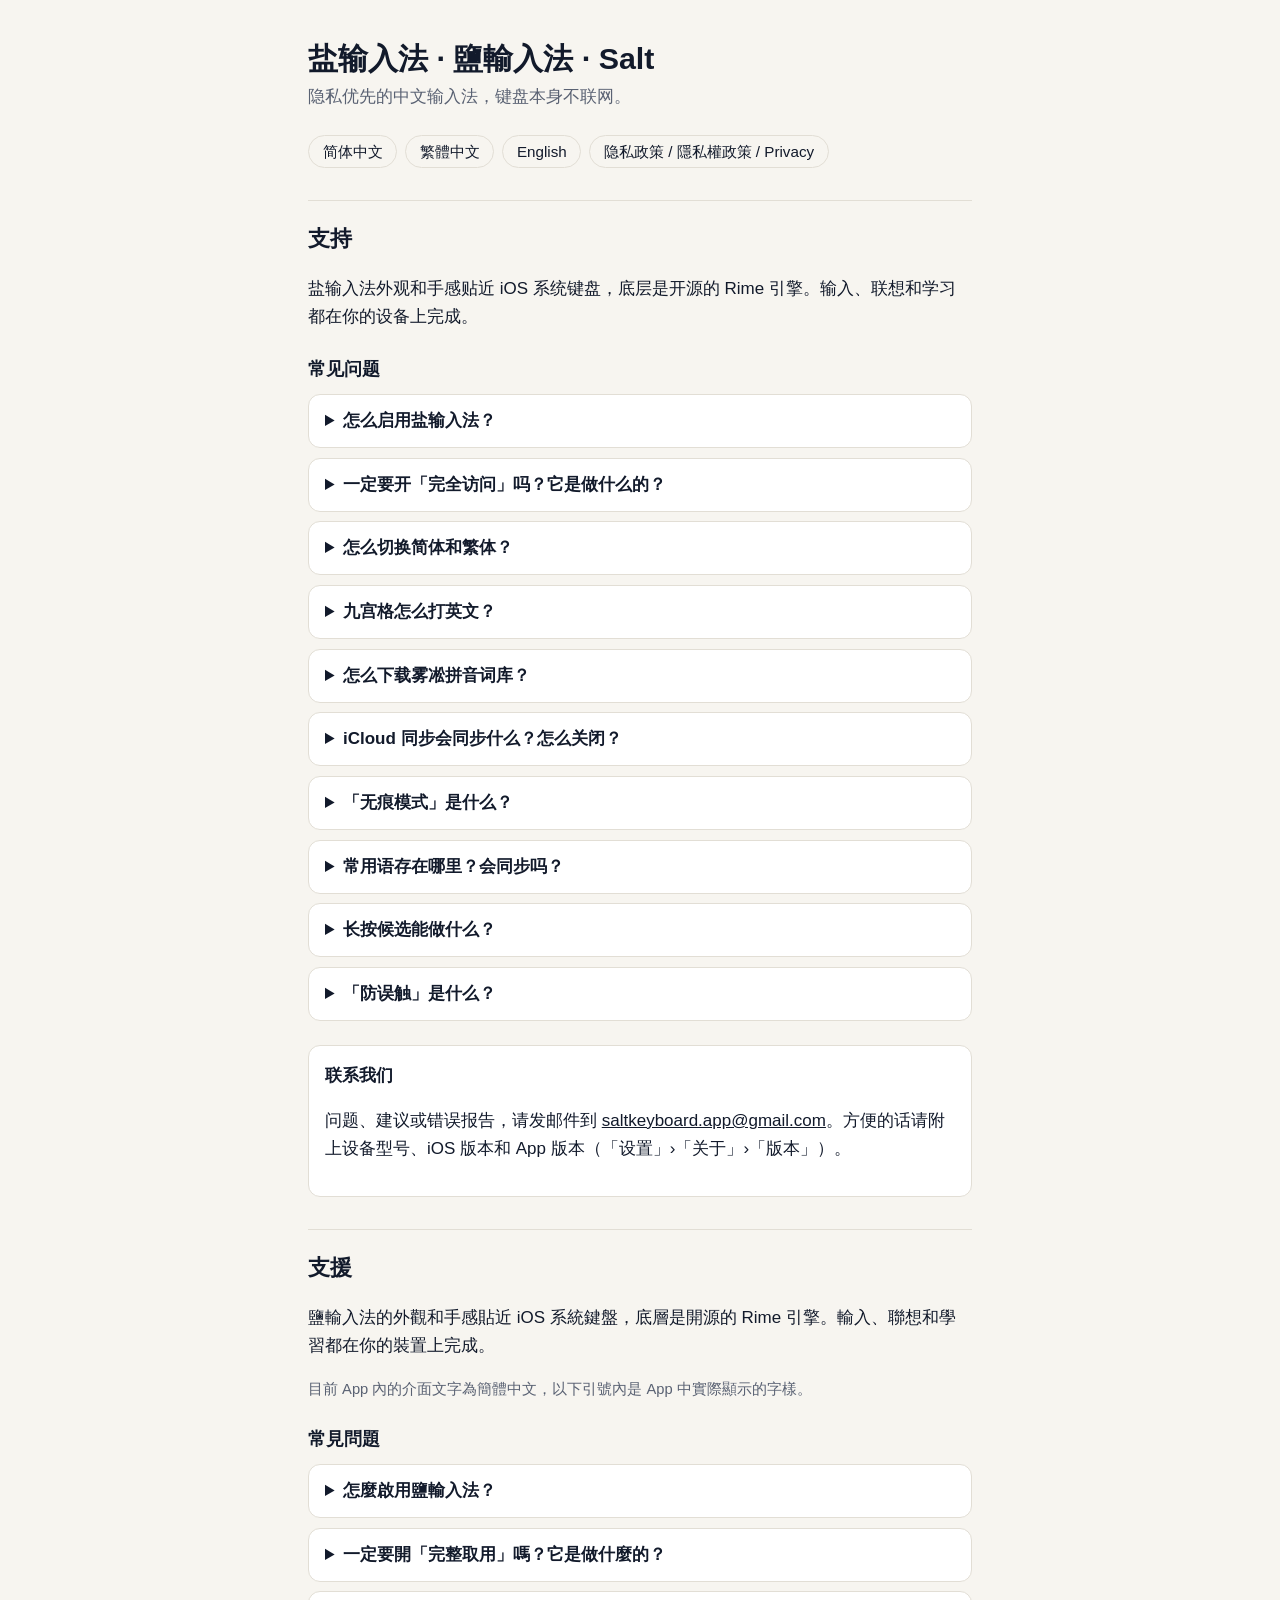
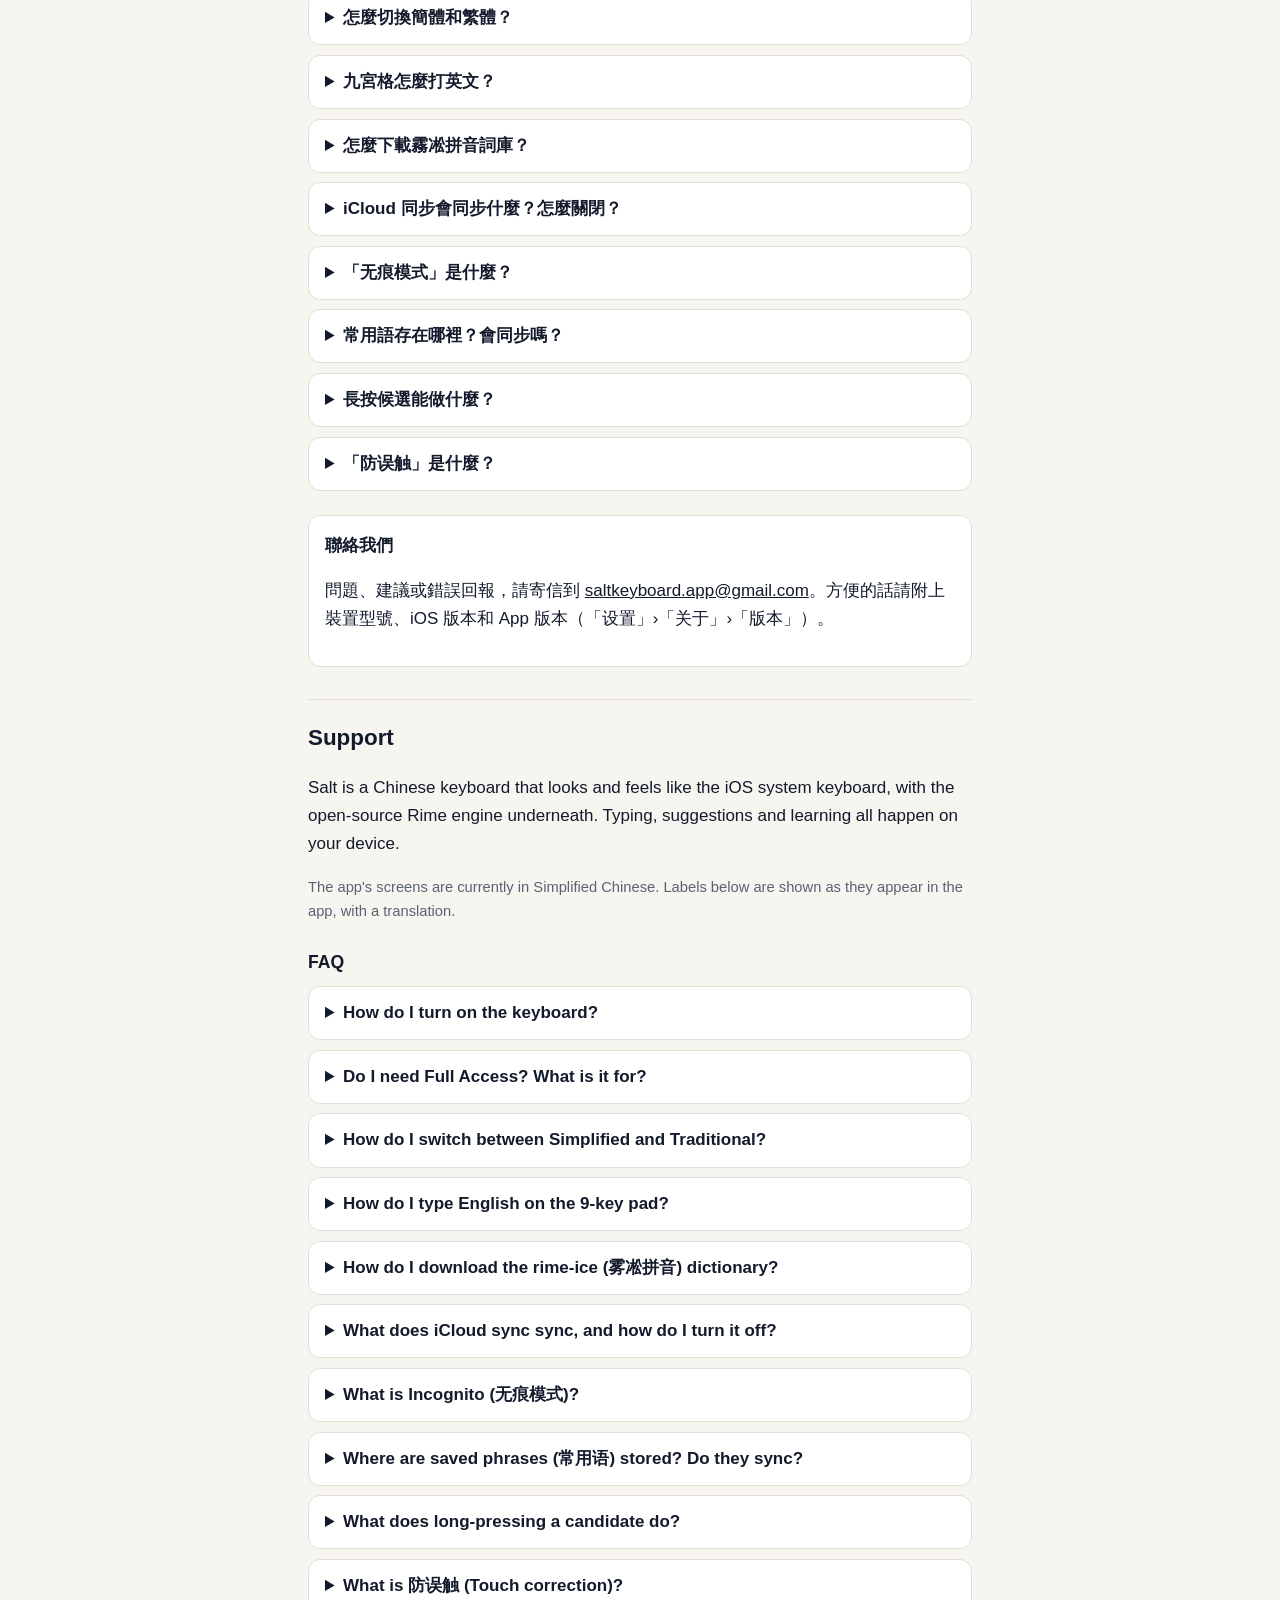
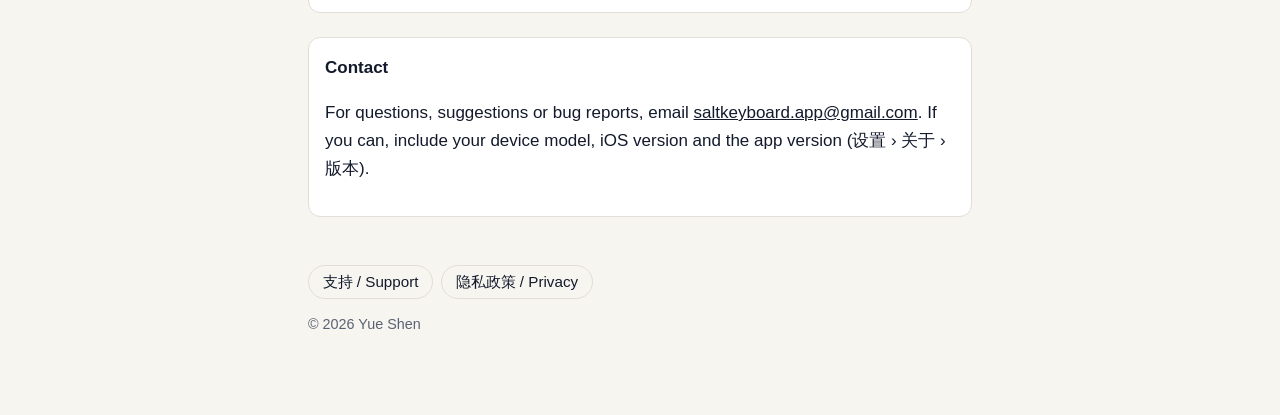
<file: index.html>
<!DOCTYPE html>
<html lang="zh-Hans">
<head>
<meta charset="utf-8">
<meta name="viewport" content="width=device-width, initial-scale=1, viewport-fit=cover">
<meta name="color-scheme" content="light dark">
<title>盐输入法 · 支持 | 鹽輸入法 | Salt Support</title>
<meta name="description" content="盐输入法：隐私优先的中文键盘，键盘本身不联网。Salt: a privacy-first Chinese keyboard that never goes online.">
<link rel="stylesheet" href="style.css">
</head>
<body>
<main>

<header class="brand">
  <h1>盐输入法 · 鹽輸入法 · Salt</h1>
  <p>隐私优先的中文输入法，键盘本身不联网。</p>
</header>

<nav class="lang" aria-label="Language">
  <a href="#zh-Hans" lang="zh-Hans">简体中文</a>
  <a href="#zh-Hant" lang="zh-Hant">繁體中文</a>
  <a href="#en" lang="en">English</a>
  <a href="privacy.html">隐私政策 / 隱私權政策 / Privacy</a>
</nav>

<!-- ============ 简体中文 ============ -->
<section id="zh-Hans" class="lang-block" lang="zh-Hans">
  <h2>支持</h2>
  <p>盐输入法外观和手感贴近 iOS 系统键盘，底层是开源的 Rime 引擎。输入、联想和学习都在你的设备上完成。</p>

  <h3>常见问题</h3>

  <details>
    <summary>怎么启用盐输入法？</summary>
    <ol>
      <li>打开 iPhone 或 iPad 的「设置」›「通用」›「键盘」›「键盘」。</li>
      <li>点「添加新键盘」，选择「盐输入法」。</li>
      <li>在任意输入框里长按地球键，切换到盐输入法。</li>
    </ol>
    <p>第一次打开盐输入法 App 时会先准备词库，请停留在进度页直到完成，之后键盘才能正常给出候选。</p>
  </details>

  <details>
    <summary>一定要开「完全访问」吗？它是做什么的？</summary>
    <p>不需要。关闭「完全访问」也能正常打字。iOS 对所有开启完全访问的键盘显示同一条提示，盐输入法只用它来：</p>
    <ul>
      <li>按键震动；</li>
      <li>快捷面板里的「粘贴」：这是 iOS 系统的粘贴按钮，点一下直接粘贴，不会弹出「允许粘贴」的询问；只有你点它时键盘才拿到剪贴板内容，直接放进输入框，不保存、不上传；</li>
      <li>快捷面板里打开盐输入法 App 的快捷入口；</li>
      <li>让键盘把你在键盘里改的设置、「不再自动更正的英文词」和选过的 emoji 存到与 App 共用的位置，App 才能看到它们，英文词也因此能随 iCloud 同步（不开时这些只记在键盘自己那里，不同步）。</li>
    </ul>
    <p>开了完全访问，键盘也不联网。在密码输入框中，iOS 会自动换用系统键盘。</p>
  </details>

  <details>
    <summary>怎么切换简体和繁体？</summary>
    <p>打开 App，在「键盘」页的「字形」里选「简体」或「繁體」，下次弹出键盘时生效。繁體模式下，内置词库、雾凇词库和你自己加的主题词库都会转成繁体。</p>
  </details>

  <details>
    <summary>九宫格怎么打英文？</summary>
    <p>用九宫格打中文时，如果按键正好拼成一个英文单词，英文会出现在中文候选里。例如按 6529 可以选到 okay。英文候选不会排在第一位。</p>
    <p>不需要的话，在「设置」›「输入」里关闭「九宫格英文候选」。</p>
  </details>

  <details>
    <summary>怎么下载雾凇拼音词库？</summary>
    <ol>
      <li>打开 App，进入「词库」›「基础词库」。</li>
      <li>在「雾凇拼音」下点「下载雾凇词库」（约 46 MB，从雾凇的 GitHub 官方仓库下载）。</li>
      <li>下载后 App 要整理词库，第一次可能需要一两分钟，请留在本页等它完成。</li>
      <li>在「基础词库」里选择「雾凇拼音」。</li>
    </ol>
    <p>之后可以在同一页「检查更新」或「删除雾凇词库」。雾凇拼音由 iDvel 维护，以 GPL-3.0 许可发布，盐输入法不内置。下载是唯一需要你主动联网的一步；键盘本身不联网。</p>
  </details>

  <details>
    <summary>iCloud 同步会同步什么？怎么关闭？</summary>
    <p>同步学会的词、主题词库、不再自动更正的英文词，以及模糊音、拼音方案、字形、英文拼写建议与自动更正、拼音显示在输入框中、九宫格英文候选、九宫格简拼这些输入习惯设置。键盘布局、震动等各设备分开设置。</p>
    <p>数据存在你自己的 iCloud 私有数据库里，开发者看不到。同步由 App 完成，键盘本身不联网。</p>
    <p>默认开启。在「设置」›「iCloud 同步」可以关闭，或点「立即同步」。更换 iCloud 账号后，App 会让你选择「合并本机数据到此账号」或「仅本机使用」。</p>
  </details>

  <details>
    <summary>「无痕模式」是什么？</summary>
    <p>点候选栏左侧的齿轮打开快捷面板，再点「无痕模式」。打开后，盐不再学习你选的词，也不记住不再自动更正的英文词和选过的 emoji，直到你手动关掉。</p>
    <p>开着时，候选栏左侧的齿轮换成划掉的眼睛，空格键上显示「无痕」，每次弹出键盘会短暂提示（点提示就能关掉），App 主页也会显示提醒。连续开了 24 小时以上，会问你一次要不要关掉。</p>
    <p>不论开不开无痕模式，键盘都不联网。</p>
  </details>

  <details>
    <summary>常用语存在哪里？会同步吗？</summary>
    <p>在 App 的「设置」›「键盘」›「常用语」里添加和修改。在键盘的快捷面板里点「常用语」，轻点一条就能输入。</p>
    <p>常用语只存在这台设备上（App 与键盘共用的位置），不同步、不上传。</p>
  </details>

  <details>
    <summary>长按候选能做什么？</summary>
    <p>长按候选栏里的一个词，可以「删除」或「置顶」它。删除学会的词会从本机的用户词库里删掉；内置词库里的词删不掉，键盘会提示。置顶后，下次打同样的拼音，这个词排第一。置顶记录只存在这台设备上，不同步。</p>
  </details>

  <details>
    <summary>「防误触」是什么？</summary>
    <p>用全键盘打拼音时，如果点在两个键中间或按键边缘，键盘会根据前面打的字母，用 App 内置的字母概率表判断你更可能想按哪个键。判断在设备上完成，不收集任何数据。</p>
    <p>在「设置」›「键盘」里开关，默认开启。九宫格、英文和大写状态下不起作用。</p>
  </details>

  <div class="contact">
    <strong>联系我们</strong>
    <p>问题、建议或错误报告，请发邮件到 <a href="mailto:saltkeyboard.app@gmail.com">saltkeyboard.app@gmail.com</a>。方便的话请附上设备型号、iOS 版本和 App 版本（「设置」›「关于」›「版本」）。</p>
  </div>
</section>

<!-- ============ 繁體中文 ============ -->
<section id="zh-Hant" class="lang-block" lang="zh-Hant">
  <h2>支援</h2>
  <p>鹽輸入法的外觀和手感貼近 iOS 系統鍵盤，底層是開源的 Rime 引擎。輸入、聯想和學習都在你的裝置上完成。</p>
  <p class="muted">目前 App 內的介面文字為簡體中文，以下引號內是 App 中實際顯示的字樣。</p>

  <h3>常見問題</h3>

  <details>
    <summary>怎麼啟用鹽輸入法？</summary>
    <ol>
      <li>打開 iPhone 或 iPad 的「設定」›「一般」›「鍵盤」›「鍵盤」。</li>
      <li>點「新增鍵盤」，選擇「鹽輸入法」。</li>
      <li>在任何輸入框長按地球鍵，切換到鹽輸入法。</li>
    </ol>
    <p>第一次打開鹽輸入法 App 時會先準備詞庫，請停留在進度頁直到完成，之後鍵盤才能正常給出候選。</p>
  </details>

  <details>
    <summary>一定要開「完整取用」嗎？它是做什麼的？</summary>
    <p>不需要。關閉「完整取用」也能正常打字。iOS 對所有開啟完整取用的鍵盤顯示同一則提示，鹽輸入法只用它來：</p>
    <ul>
      <li>按鍵震動；</li>
      <li>快捷面板裡的「粘贴」（貼上）：這是 iOS 系統的貼上按鈕，點一下直接貼上，不會跳出「允許貼上」的詢問；只有你點它時鍵盤才拿到剪貼簿內容，直接放進輸入框，不儲存、不上傳；</li>
      <li>快捷面板裡打開鹽輸入法 App 的捷徑；</li>
      <li>讓鍵盤把你在鍵盤裡改的設定、「不再自動修正的英文字」和選過的 emoji 存到與 App 共用的位置，App 才看得到，英文字也因此能隨 iCloud 同步（不開時只記在鍵盤自己那裡，不會同步）。</li>
    </ul>
    <p>開了完整取用，鍵盤也不連網。在密碼輸入框中，iOS 會自動換用系統鍵盤。</p>
  </details>

  <details>
    <summary>怎麼切換簡體和繁體？</summary>
    <p>打開 App，在「键盘」頁的「字形」選「简体」或「繁體」，下次叫出鍵盤時生效。繁體模式下，內建詞庫、霧凇詞庫和你自己加的主題詞庫都會轉成繁體。</p>
  </details>

  <details>
    <summary>九宮格怎麼打英文？</summary>
    <p>用九宮格打中文時，如果按鍵剛好拼成一個英文單字，英文會出現在中文候選裡。例如按 6529 可以選到 okay。英文候選不會排在第一個。</p>
    <p>不需要的話，在「设置」›「输入」關閉「九宫格英文候选」。</p>
  </details>

  <details>
    <summary>怎麼下載霧凇拼音詞庫？</summary>
    <ol>
      <li>打開 App，進入「词库」›「基础词库」。</li>
      <li>在「雾凇拼音」下點「下载雾凇词库」（約 46 MB，從霧凇的 GitHub 官方儲存庫下載）。</li>
      <li>下載後 App 要整理詞庫，第一次可能需要一兩分鐘，請留在本頁等它完成。</li>
      <li>在「基础词库」選擇「雾凇拼音」。</li>
    </ol>
    <p>之後可以在同一頁「检查更新」或「删除雾凇词库」。霧凇拼音由 iDvel 維護，以 GPL-3.0 授權發布，鹽輸入法不內建。下載是唯一需要你主動連網的一步；鍵盤本身不連網。</p>
    <p class="muted">注音一律使用內建詞庫。</p>
  </details>

  <details>
    <summary>iCloud 同步會同步什麼？怎麼關閉？</summary>
    <p>同步學會的詞、主題詞庫、不再自動修正的英文字，以及模糊音、拼音方案、字形、英文拼字建議與自動修正、拼音顯示在輸入框中、九宮格英文候選、九宮格簡拼這些輸入習慣設定。鍵盤佈局、震動等各裝置分開設定。</p>
    <p>資料存在你自己的 iCloud 私人資料庫裡，開發者看不到。同步由 App 完成，鍵盤本身不連網。</p>
    <p>預設開啟。在「设置」›「iCloud 同步」可以關閉，或點「立即同步」。更換 iCloud 帳號後，App 會讓你選擇「合并本机数据到此账号」或「仅本机使用」。</p>
  </details>

  <details>
    <summary>「无痕模式」是什麼？</summary>
    <p>點候選列左側的齒輪打開快捷面板，再點「无痕模式」。打開後，鹽不再學習你選的詞，也不記住不再自動修正的英文字和選過的 emoji，直到你手動關掉。</p>
    <p>開著時，候選列左側的齒輪會換成劃掉的眼睛，空白鍵上顯示「無痕」，每次叫出鍵盤會短暫提示（點提示就能關掉），App 主頁也會顯示提醒。連續開了 24 小時以上，會問你一次要不要關掉。</p>
    <p>不論開不開無痕模式，鍵盤都不連網。</p>
  </details>

  <details>
    <summary>常用語存在哪裡？會同步嗎？</summary>
    <p>在 App 的「设置」›「键盘」›「常用语」裡新增和修改。在鍵盤的快捷面板裡點「常用语」，輕點一條就能輸入。</p>
    <p>常用語只存在這台裝置上（App 與鍵盤共用的位置），不同步、不上傳。</p>
  </details>

  <details>
    <summary>長按候選能做什麼？</summary>
    <p>長按候選列裡的一個詞，可以刪除或置頂它。刪除學會的詞會從本機的使用者詞庫裡刪掉；內建詞庫裡的詞刪不掉，鍵盤會提示。置頂後，下次打同樣的拼音，這個詞排第一。置頂記錄只存在這台裝置上，不同步。</p>
  </details>

  <details>
    <summary>「防误触」是什麼？</summary>
    <p>用全鍵盤打拼音時，如果點在兩個鍵中間或按鍵邊緣，鍵盤會根據前面打的字母，用 App 內建的字母機率表判斷你比較可能想按哪個鍵。判斷在裝置上完成，不收集任何資料。</p>
    <p>在「设置」›「键盘」開關，預設開啟。九宮格、英文和大寫狀態下不起作用。</p>
  </details>

  <div class="contact">
    <strong>聯絡我們</strong>
    <p>問題、建議或錯誤回報，請寄信到 <a href="mailto:saltkeyboard.app@gmail.com">saltkeyboard.app@gmail.com</a>。方便的話請附上裝置型號、iOS 版本和 App 版本（「设置」›「关于」›「版本」）。</p>
  </div>
</section>

<!-- ============ English ============ -->
<section id="en" class="lang-block" lang="en">
  <h2>Support</h2>
  <p>Salt is a Chinese keyboard that looks and feels like the iOS system keyboard, with the open-source Rime engine underneath. Typing, suggestions and learning all happen on your device.</p>
  <p class="muted">The app's screens are currently in Simplified Chinese. Labels below are shown as they appear in the app, with a translation.</p>

  <h3>FAQ</h3>

  <details>
    <summary>How do I turn on the keyboard?</summary>
    <ol>
      <li>Open Settings › General › Keyboard › Keyboards.</li>
      <li>Tap Add New Keyboard and choose Salt (shown as 盐输入法 or 鹽輸入法 when your device is set to Chinese).</li>
      <li>In any text field, touch and hold the globe key and switch to Salt.</li>
    </ol>
    <p>The first time you open the Salt app it prepares its dictionaries. Stay on the progress page until it finishes; the keyboard offers full suggestions after that.</p>
  </details>

  <details>
    <summary>Do I need Full Access? What is it for?</summary>
    <p>No. Typing works normally with Full Access off. iOS shows the same warning for every keyboard that asks for Full Access. Salt uses it only for:</p>
    <ul>
      <li>haptic feedback on key presses;</li>
      <li>Paste (粘贴) in the quick panel: it is the iOS system paste button, so one tap pastes with no "Allow Paste" prompt. The keyboard gets the clipboard only when you tap it, puts the text straight into the text field, and never stores or uploads it;</li>
      <li>the quick panel shortcut that opens the Salt app;</li>
      <li>letting the keyboard save settings you change in the keyboard, English words you told it not to autocorrect, and the emoji you pick, where the app can see them, which also lets those English words sync with iCloud. Without Full Access they stay with the keyboard only and don't sync.</li>
    </ul>
    <p>The keyboard never goes online, with or without Full Access. In password fields iOS switches to the system keyboard automatically.</p>
  </details>

  <details>
    <summary>How do I switch between Simplified and Traditional?</summary>
    <p>In the app, on the 键盘 (Keyboard) tab, set 字形 (Script) to 简体 (Simplified) or 繁體 (Traditional). It takes effect the next time the keyboard appears. Traditional converts every dictionary, including rime-ice and your own topic word lists.</p>
  </details>

  <details>
    <summary>How do I type English on the 9-key pad?</summary>
    <p>When the keys you press on the 9-key pad also spell an English word, the word appears among the Chinese candidates. For example, 6529 offers "okay". English words are never ranked first.</p>
    <p>To turn this off, go to 设置 (Settings) › 输入 (Input) and switch off 九宫格英文候选 (9-key English candidates).</p>
  </details>

  <details>
    <summary>How do I download the rime-ice (雾凇拼音) dictionary?</summary>
    <ol>
      <li>In the app, open 词库 (Dictionaries) › 基础词库 (Base dictionary).</li>
      <li>Under 雾凇拼音, tap 下载雾凇词库 (Download). It is about 46 MB, from the official rime-ice repository on GitHub.</li>
      <li>The app then prepares the dictionary. The first time can take a minute or two; stay on the page until it finishes.</li>
      <li>Choose 雾凇拼音 as the base dictionary.</li>
    </ol>
    <p>The same page lets you check for updates (检查更新) or remove it (删除雾凇词库). rime-ice is maintained by iDvel under GPL-3.0 and is not bundled with Salt. The keyboard itself never goes online.</p>
  </details>

  <details>
    <summary>What does iCloud sync sync, and how do I turn it off?</summary>
    <p>It syncs the words Salt has learned, your topic word lists, English words you told it not to autocorrect, and these typing settings: fuzzy pinyin, pinyin scheme, script, English suggestions and autocorrect, pinyin shown in the text field, 9-key English candidates, and 9-key abbreviations (九宫格简拼). Keyboard layout, haptics and similar settings stay per device.</p>
    <p>The data lives in your own private iCloud database, where the developer can't see it. The app does the syncing; the keyboard itself never goes online.</p>
    <p>Sync is on by default. Turn it off, or tap 立即同步 (Sync now), in 设置 (Settings) › iCloud 同步. If you switch iCloud accounts, the app asks whether to merge this device's data into the new account or keep it on this device only.</p>
  </details>

  <details>
    <summary>What is Incognito (无痕模式)?</summary>
    <p>Tap the gear at the left of the candidate bar to open the quick panel, then tap 无痕模式 (Incognito). While it's on, Salt stops learning the words you pick, and stops remembering English words you told it not to autocorrect and the emoji you pick, until you turn it off.</p>
    <p>While it's on, the gear changes to a crossed-out eye, the space bar shows 无痕 (Incognito), a short notice appears each time the keyboard comes up (tap it to turn Incognito off), and the app's home screen shows a reminder. After 24 hours on, Salt asks you once whether to turn it off.</p>
    <p>The keyboard never goes online, with Incognito on or off.</p>
  </details>

  <details>
    <summary>Where are saved phrases (常用语) stored? Do they sync?</summary>
    <p>Add and edit them in the app under 设置 (Settings) › 键盘 (Keyboard) › 常用语 (Saved phrases). In the keyboard's quick panel, tap 常用语 and then tap a phrase to type it.</p>
    <p>Saved phrases are stored only on this device (in the space the app and keyboard share). They are never synced or uploaded.</p>
  </details>

  <details>
    <summary>What does long-pressing a candidate do?</summary>
    <p>Long-press a word in the candidate bar to delete or pin it. Deleting a learned word removes it from the user dictionary on your device; words in the built-in dictionary can't be deleted, and the keyboard tells you so. A pinned word comes first the next time you type the same pinyin. Pins are stored only on this device and don't sync.</p>
  </details>

  <details>
    <summary>What is 防误触 (Touch correction)?</summary>
    <p>When you type pinyin on the full keyboard and tap between two keys or near a key's edge, the keyboard looks at the letters before it and uses a letter-probability table built into the app to pick the key you more likely meant. This happens on device; no data is collected.</p>
    <p>Turn it on or off in 设置 (Settings) › 键盘 (Keyboard). It's on by default and does nothing on the 9-key pad, in English, or with Shift on.</p>
  </details>

  <div class="contact">
    <strong>Contact</strong>
    <p>For questions, suggestions or bug reports, email <a href="mailto:saltkeyboard.app@gmail.com">saltkeyboard.app@gmail.com</a>. If you can, include your device model, iOS version and the app version (设置 › 关于 › 版本).</p>
  </div>
</section>

<footer>
  <nav class="pages">
    <a href="index.html">支持 / Support</a>
    <a href="privacy.html">隐私政策 / Privacy</a>
  </nav>
  <p>© 2026 Yue Shen</p>
</footer>

</main>
</body>
</html>
</file>
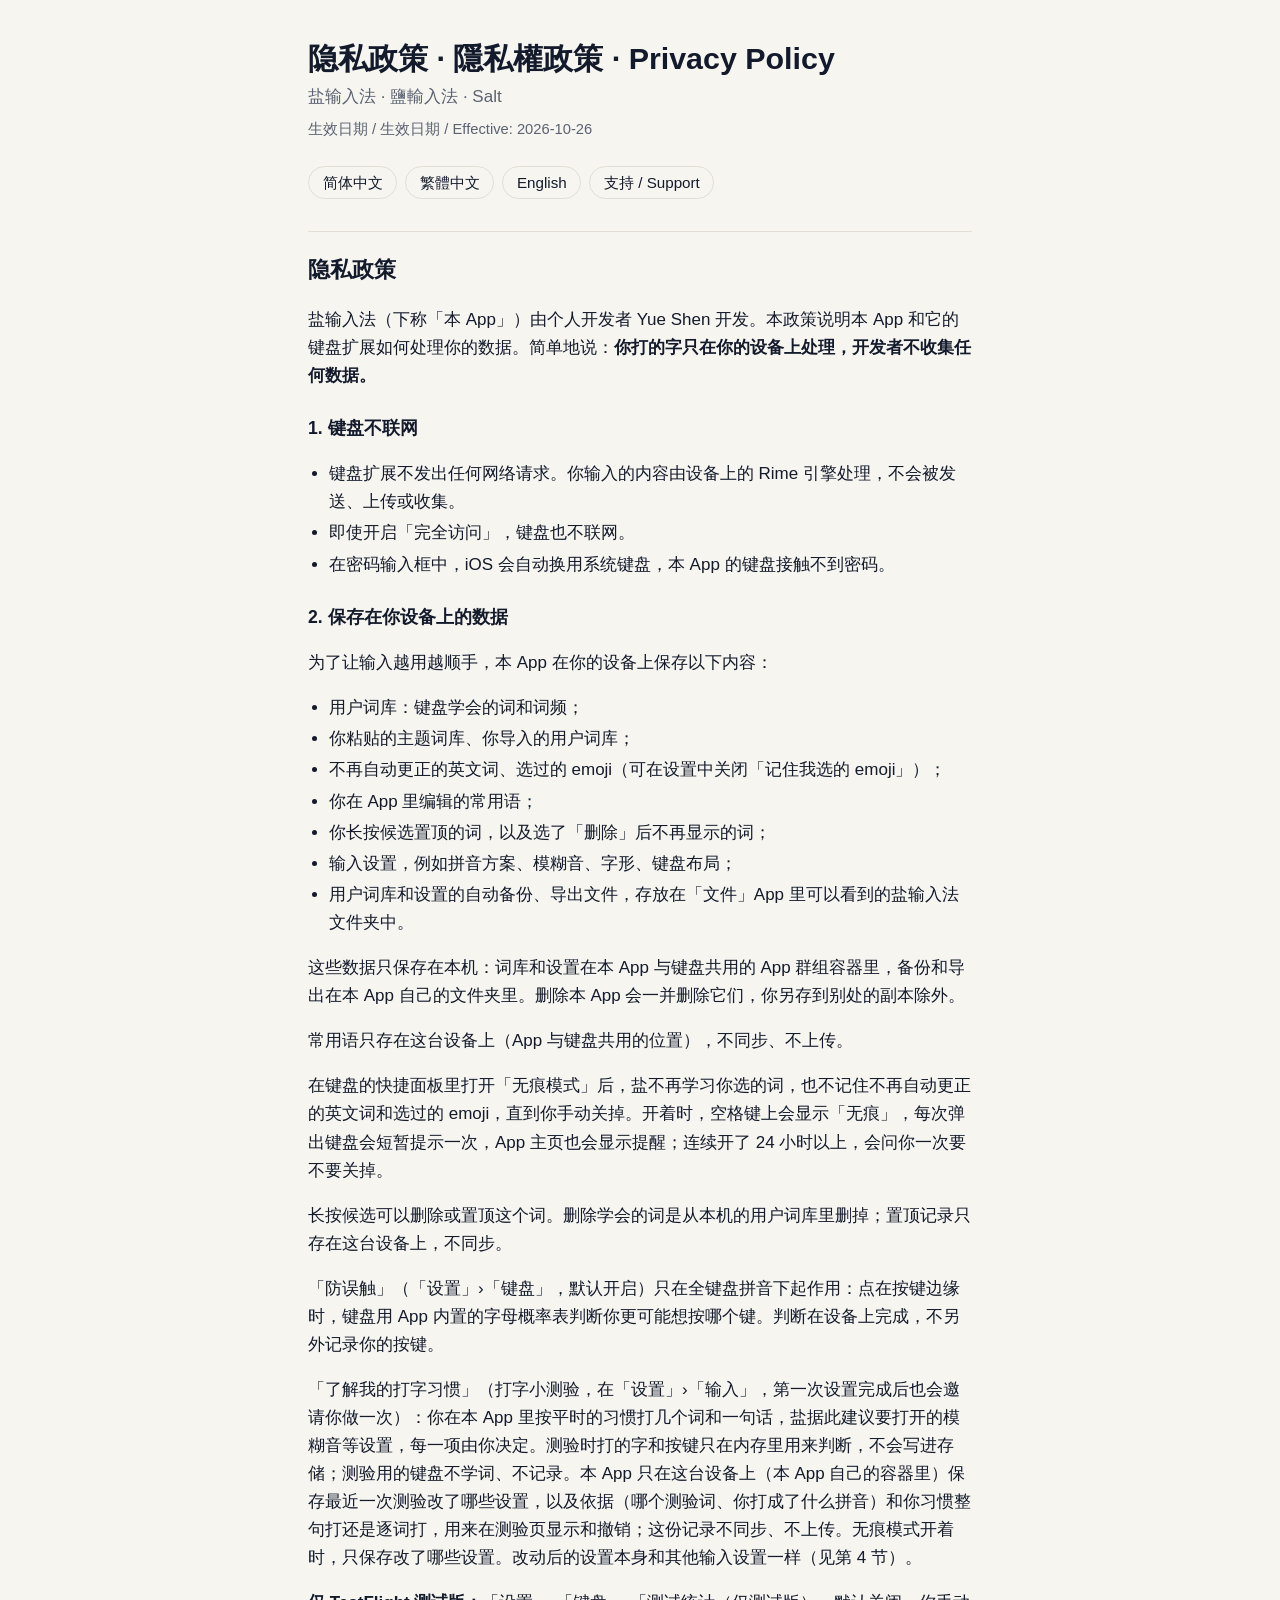
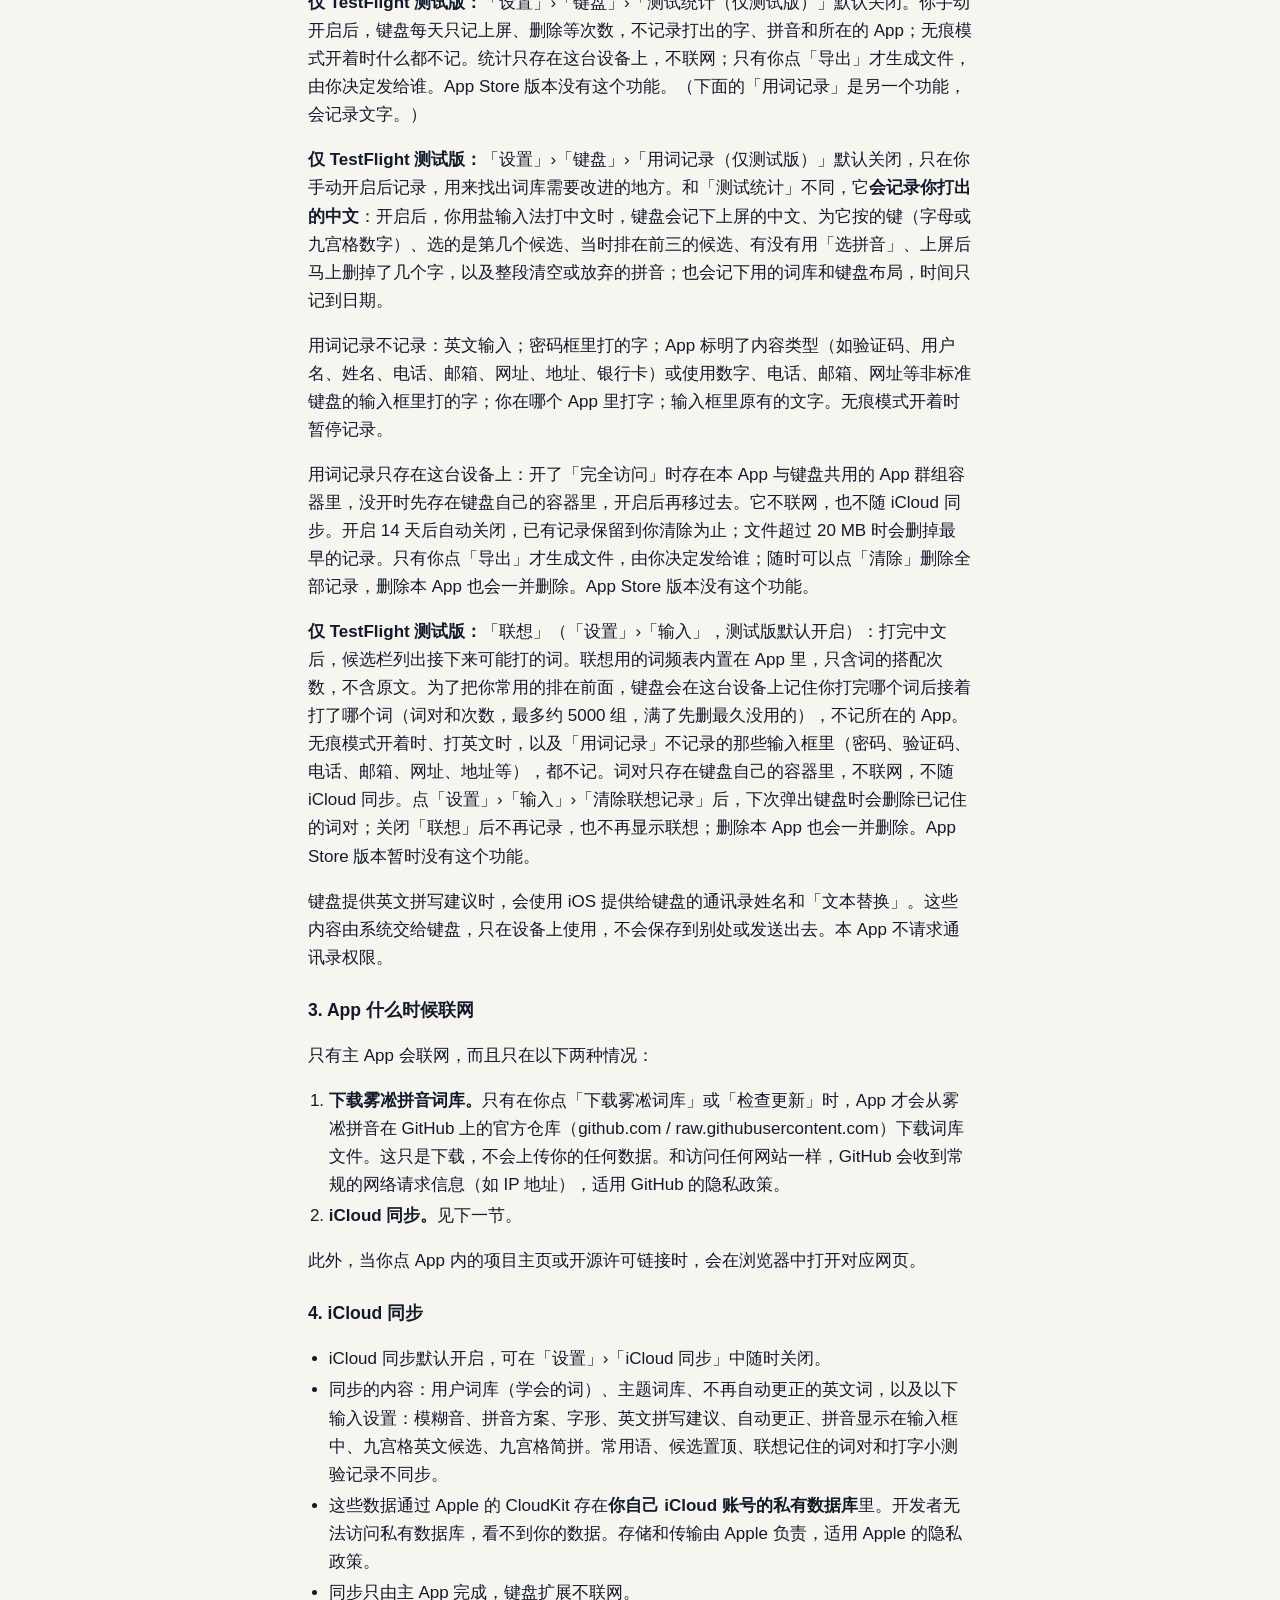
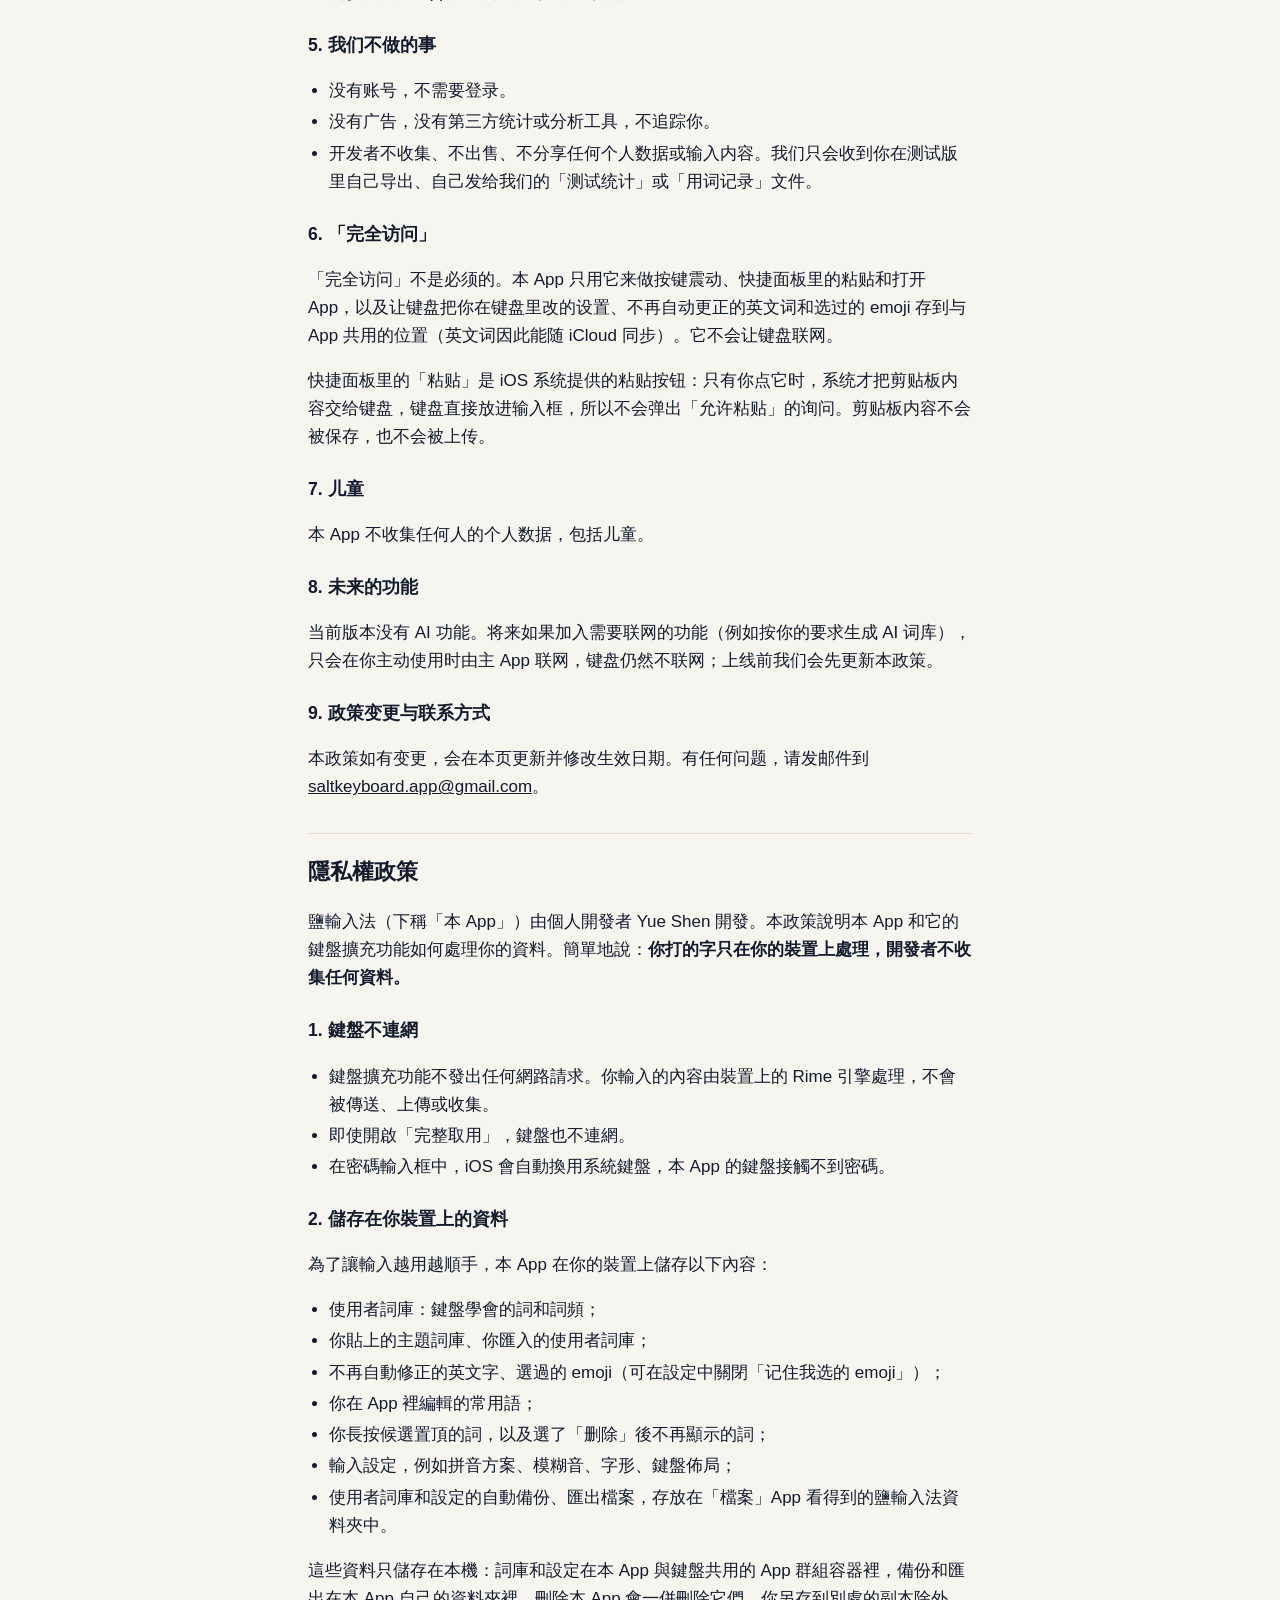
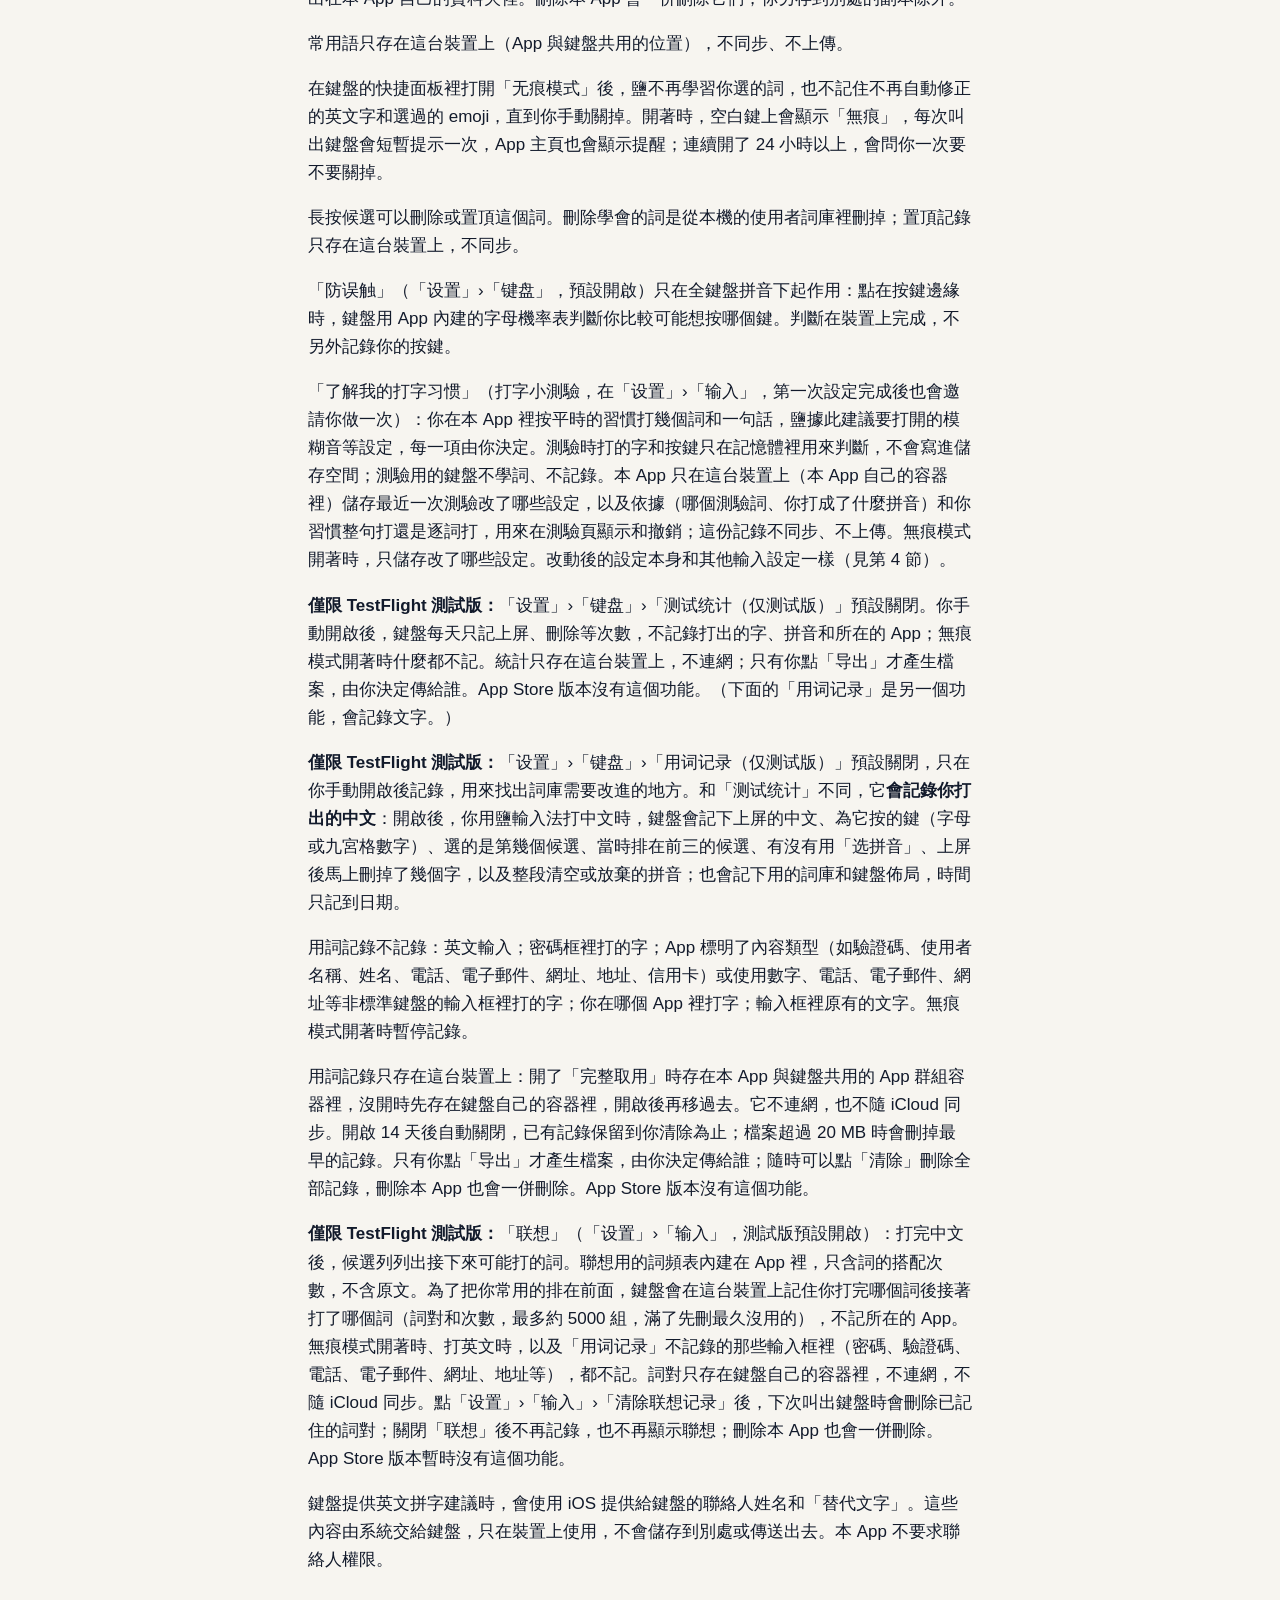
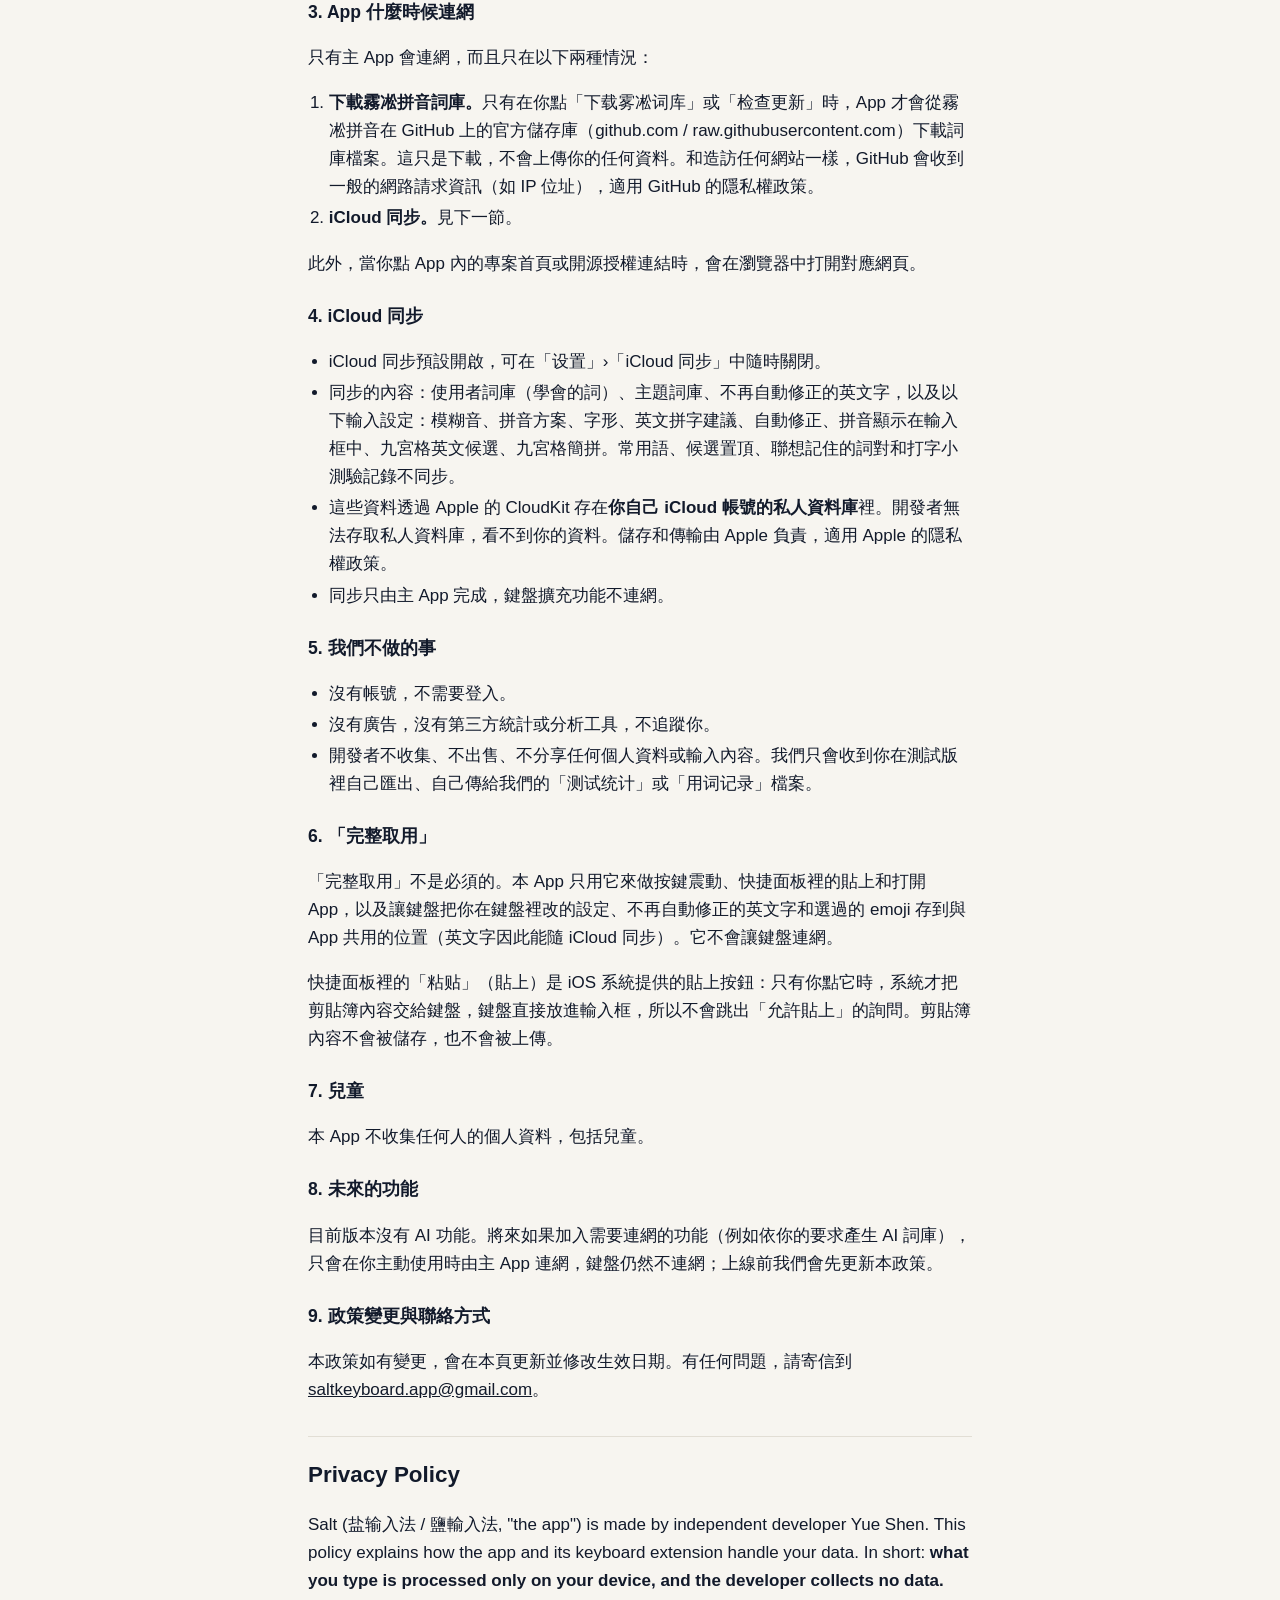
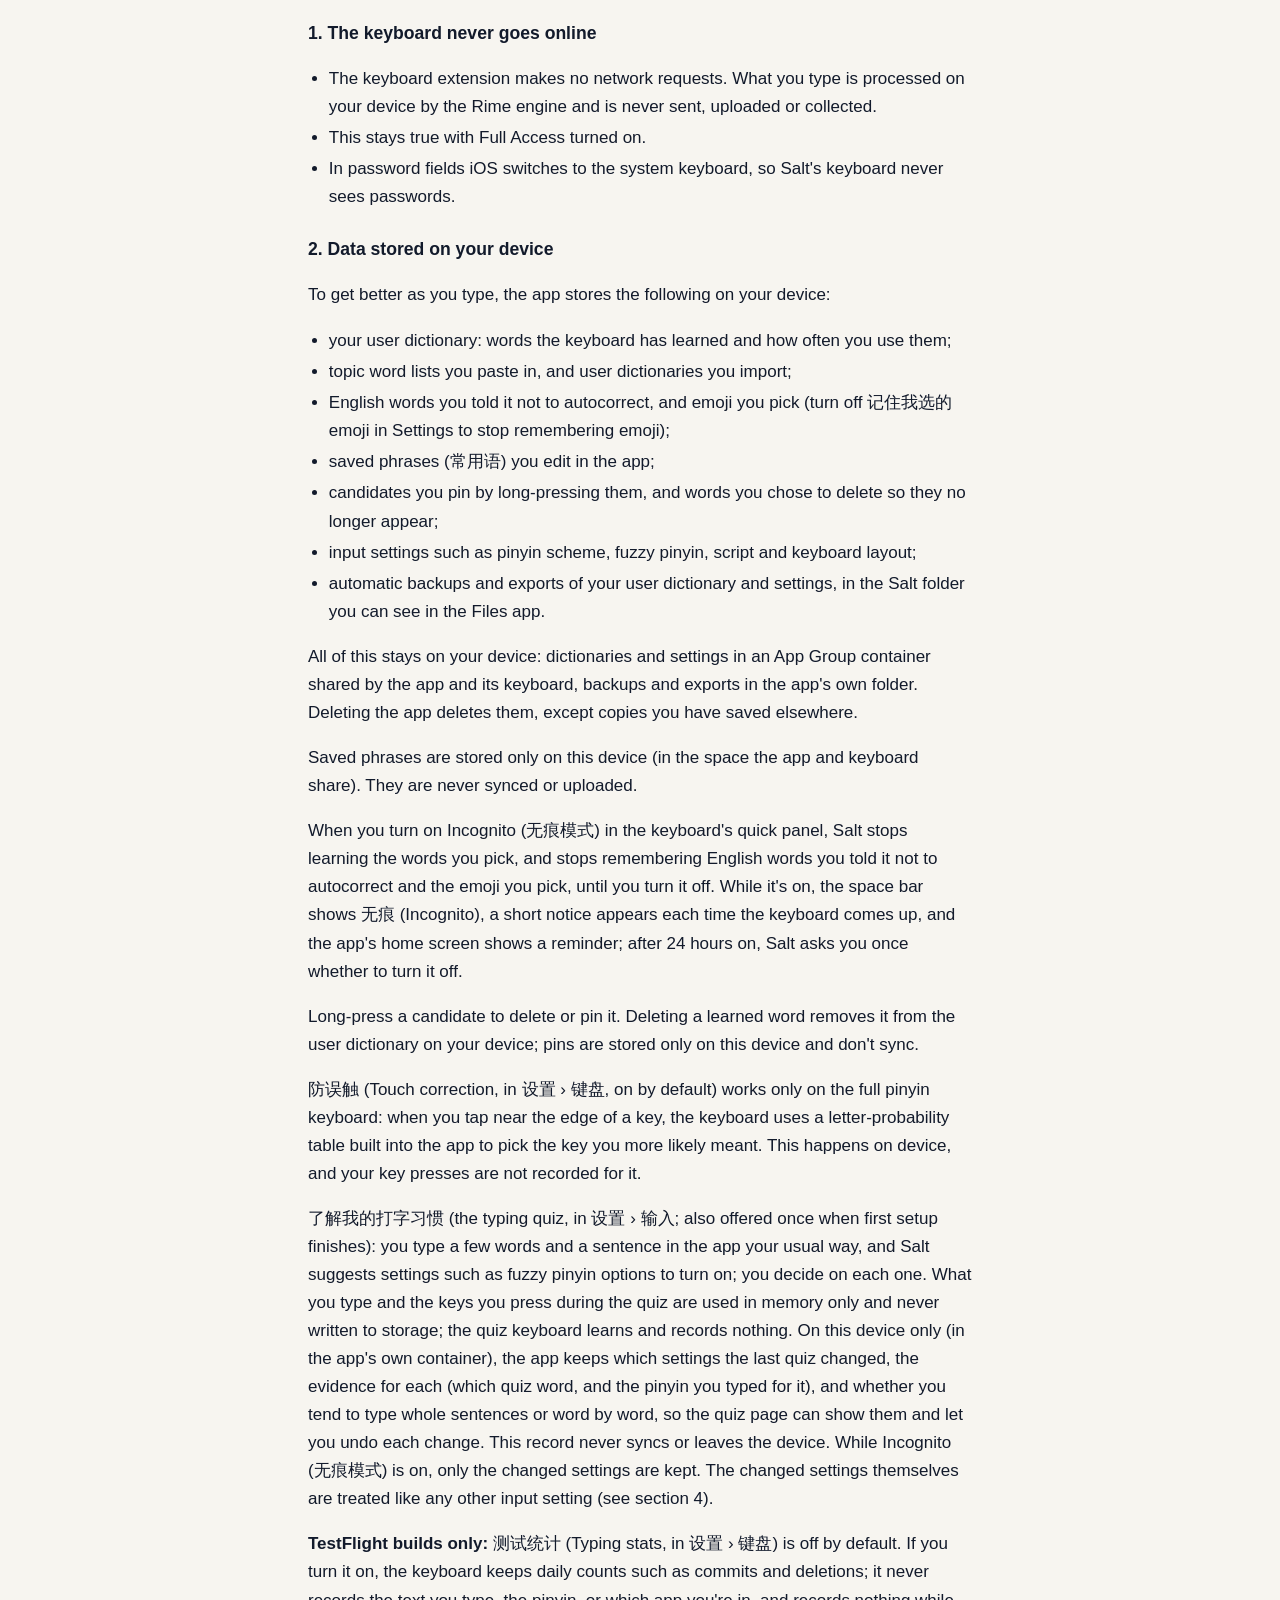
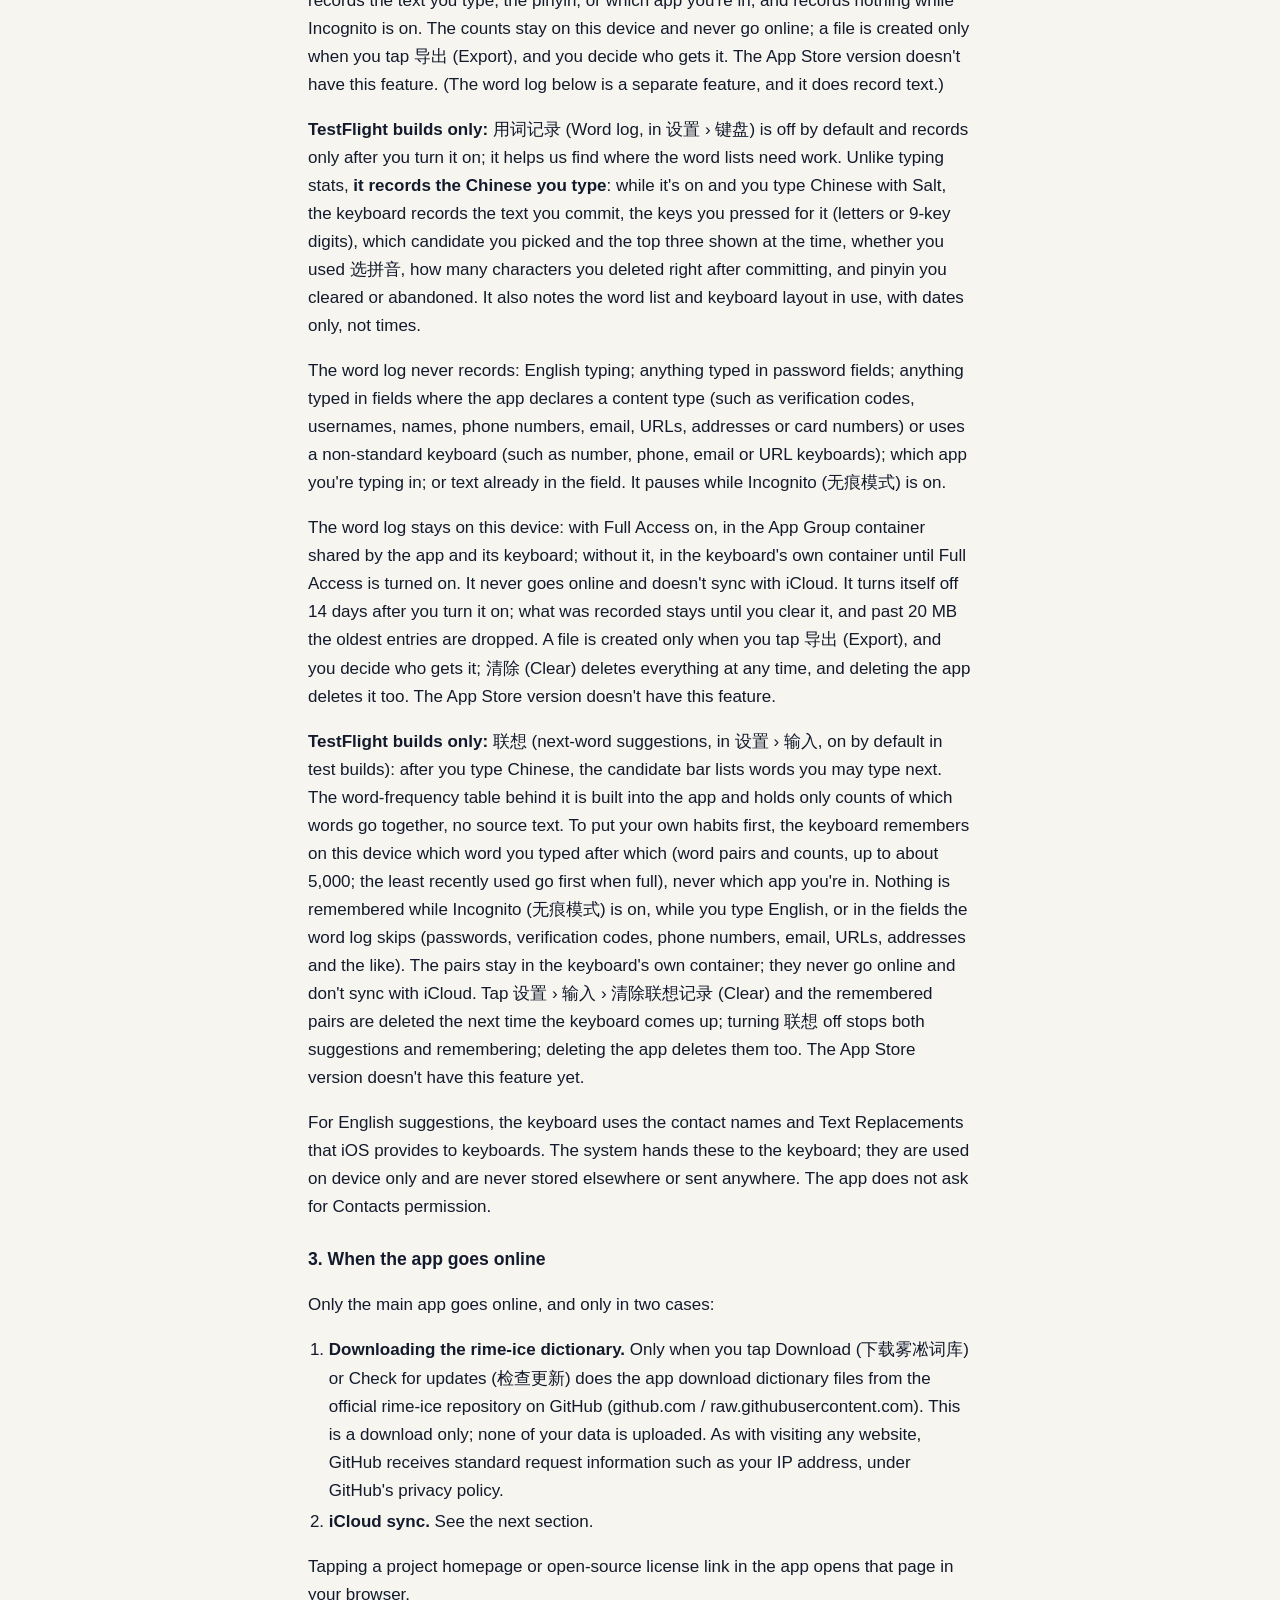
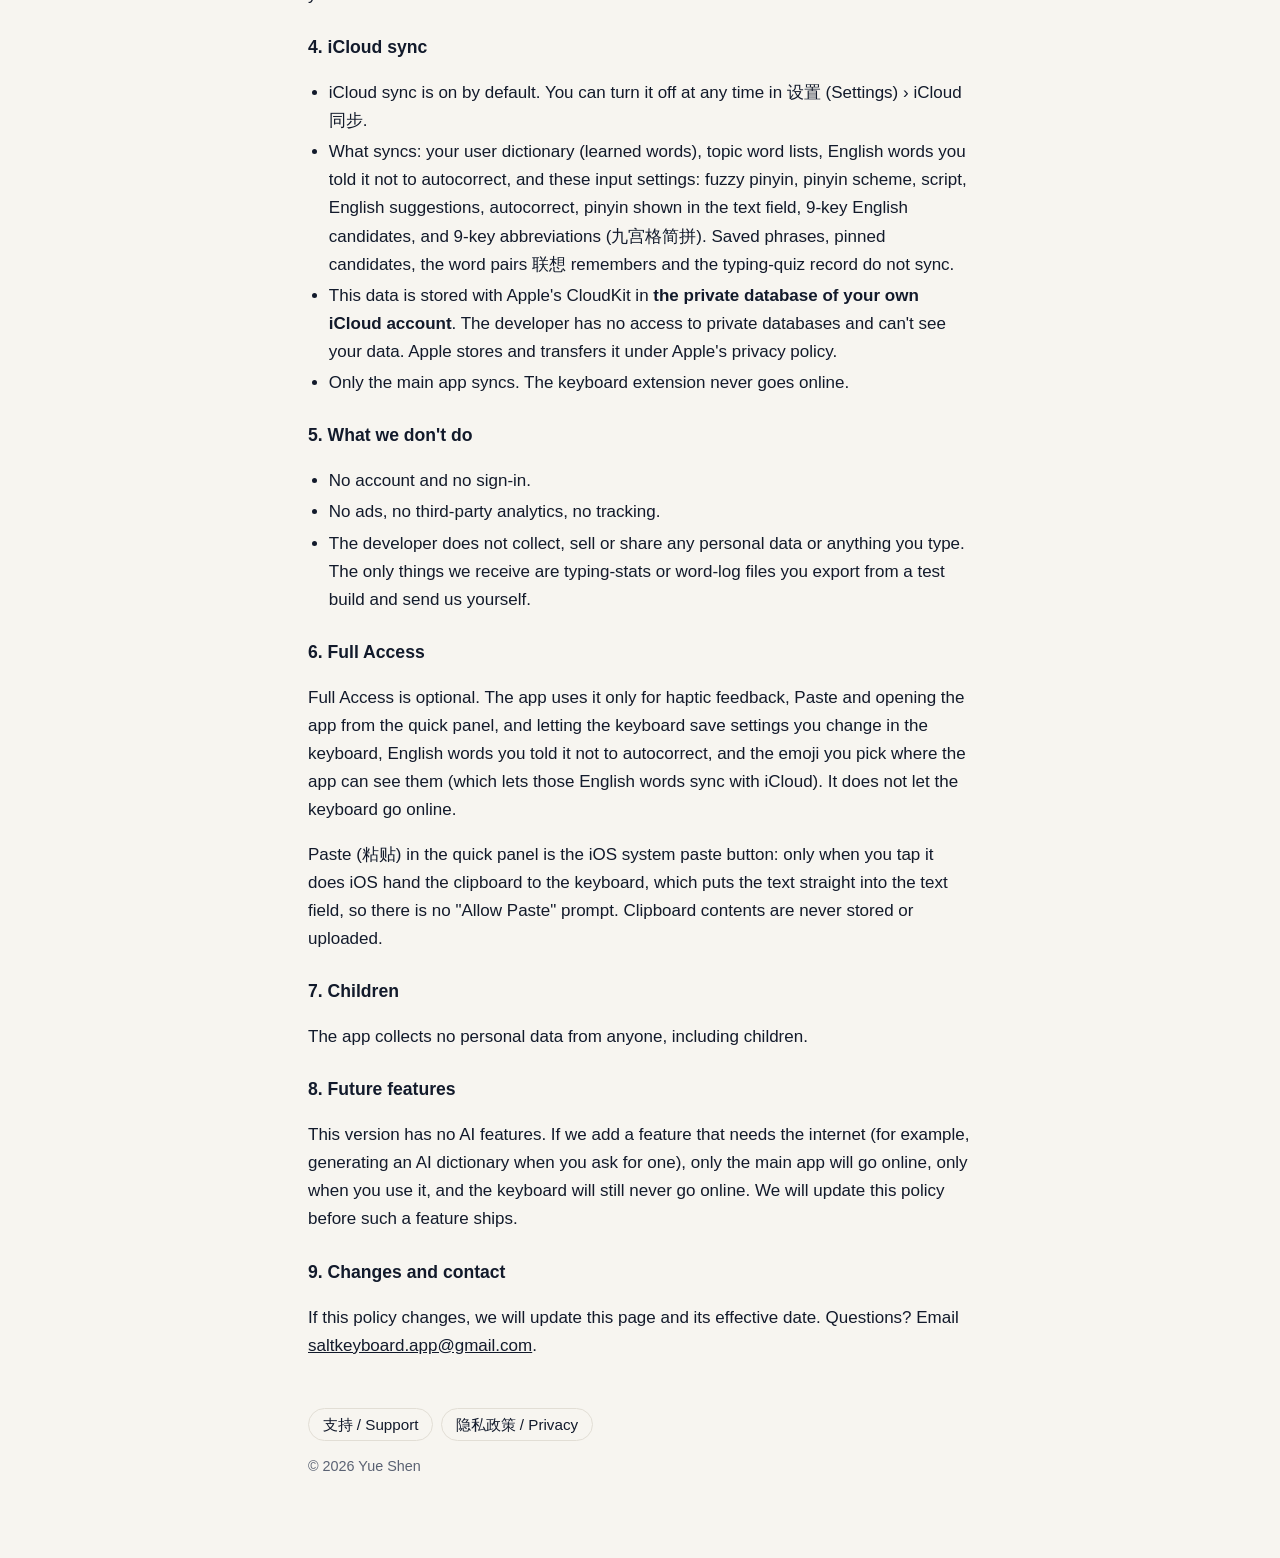
<file: privacy.html>
<!DOCTYPE html>
<html lang="zh-Hans">
<head>
<meta charset="utf-8">
<meta name="viewport" content="width=device-width, initial-scale=1, viewport-fit=cover">
<meta name="color-scheme" content="light dark">
<title>盐输入法 · 隐私政策 | 鹽輸入法 · 隱私權政策 | Salt Privacy Policy</title>
<meta name="description" content="盐输入法隐私政策：键盘不联网，开发者不收集任何数据。Salt privacy policy: the keyboard never goes online and the developer collects no data.">
<link rel="stylesheet" href="style.css">
</head>
<body>
<main>

<header class="brand">
  <h1>隐私政策 · 隱私權政策 · Privacy Policy</h1>
  <p>盐输入法 · 鹽輸入法 · Salt</p>
  <p class="muted">生效日期 / 生效日期 / Effective: 2026-10-26</p>
</header>

<nav class="lang" aria-label="Language">
  <a href="#zh-Hans" lang="zh-Hans">简体中文</a>
  <a href="#zh-Hant" lang="zh-Hant">繁體中文</a>
  <a href="#en" lang="en">English</a>
  <a href="index.html">支持 / Support</a>
</nav>

<!-- ============ 简体中文 ============ -->
<section id="zh-Hans" class="lang-block" lang="zh-Hans">
  <h2>隐私政策</h2>
  <p>盐输入法（下称「本 App」）由个人开发者 Yue Shen 开发。本政策说明本 App 和它的键盘扩展如何处理你的数据。简单地说：<strong>你打的字只在你的设备上处理，开发者不收集任何数据。</strong></p>

  <h3>1. 键盘不联网</h3>
  <ul>
    <li>键盘扩展不发出任何网络请求。你输入的内容由设备上的 Rime 引擎处理，不会被发送、上传或收集。</li>
    <li>即使开启「完全访问」，键盘也不联网。</li>
    <li>在密码输入框中，iOS 会自动换用系统键盘，本 App 的键盘接触不到密码。</li>
  </ul>

  <h3>2. 保存在你设备上的数据</h3>
  <p>为了让输入越用越顺手，本 App 在你的设备上保存以下内容：</p>
  <ul>
    <li>用户词库：键盘学会的词和词频；</li>
    <li>你粘贴的主题词库、你导入的用户词库；</li>
    <li>不再自动更正的英文词、选过的 emoji（可在设置中关闭「记住我选的 emoji」）；</li>
    <li>你在 App 里编辑的常用语；</li>
    <li>你长按候选置顶的词，以及选了「删除」后不再显示的词；</li>
    <li>输入设置，例如拼音方案、模糊音、字形、键盘布局；</li>
    <li>用户词库和设置的自动备份、导出文件，存放在「文件」App 里可以看到的盐输入法文件夹中。</li>
  </ul>
  <p>这些数据只保存在本机：词库和设置在本 App 与键盘共用的 App 群组容器里，备份和导出在本 App 自己的文件夹里。删除本 App 会一并删除它们，你另存到别处的副本除外。</p>
  <p>常用语只存在这台设备上（App 与键盘共用的位置），不同步、不上传。</p>
  <p>在键盘的快捷面板里打开「无痕模式」后，盐不再学习你选的词，也不记住不再自动更正的英文词和选过的 emoji，直到你手动关掉。开着时，空格键上会显示「无痕」，每次弹出键盘会短暂提示一次，App 主页也会显示提醒；连续开了 24 小时以上，会问你一次要不要关掉。</p>
  <p>长按候选可以删除或置顶这个词。删除学会的词是从本机的用户词库里删掉；置顶记录只存在这台设备上，不同步。</p>
  <p>「防误触」（「设置」›「键盘」，默认开启）只在全键盘拼音下起作用：点在按键边缘时，键盘用 App 内置的字母概率表判断你更可能想按哪个键。判断在设备上完成，不另外记录你的按键。</p>
  <p>「了解我的打字习惯」（打字小测验，在「设置」›「输入」，第一次设置完成后也会邀请你做一次）：你在本 App 里按平时的习惯打几个词和一句话，盐据此建议要打开的模糊音等设置，每一项由你决定。测验时打的字和按键只在内存里用来判断，不会写进存储；测验用的键盘不学词、不记录。本 App 只在这台设备上（本 App 自己的容器里）保存最近一次测验改了哪些设置，以及依据（哪个测验词、你打成了什么拼音）和你习惯整句打还是逐词打，用来在测验页显示和撤销；这份记录不同步、不上传。无痕模式开着时，只保存改了哪些设置。改动后的设置本身和其他输入设置一样（见第 4 节）。</p>
  <p><strong>仅 TestFlight 测试版：</strong>「设置」›「键盘」›「测试统计（仅测试版）」默认关闭。你手动开启后，键盘每天只记上屏、删除等次数，不记录打出的字、拼音和所在的 App；无痕模式开着时什么都不记。统计只存在这台设备上，不联网；只有你点「导出」才生成文件，由你决定发给谁。App Store 版本没有这个功能。（下面的「用词记录」是另一个功能，会记录文字。）</p>
  <p><strong>仅 TestFlight 测试版：</strong>「设置」›「键盘」›「用词记录（仅测试版）」默认关闭，只在你手动开启后记录，用来找出词库需要改进的地方。和「测试统计」不同，它<strong>会记录你打出的中文</strong>：开启后，你用盐输入法打中文时，键盘会记下上屏的中文、为它按的键（字母或九宫格数字）、选的是第几个候选、当时排在前三的候选、有没有用「选拼音」、上屏后马上删掉了几个字，以及整段清空或放弃的拼音；也会记下用的词库和键盘布局，时间只记到日期。</p>
  <p>用词记录不记录：英文输入；密码框里打的字；App 标明了内容类型（如验证码、用户名、姓名、电话、邮箱、网址、地址、银行卡）或使用数字、电话、邮箱、网址等非标准键盘的输入框里打的字；你在哪个 App 里打字；输入框里原有的文字。无痕模式开着时暂停记录。</p>
  <p>用词记录只存在这台设备上：开了「完全访问」时存在本 App 与键盘共用的 App 群组容器里，没开时先存在键盘自己的容器里，开启后再移过去。它不联网，也不随 iCloud 同步。开启 14 天后自动关闭，已有记录保留到你清除为止；文件超过 20 MB 时会删掉最早的记录。只有你点「导出」才生成文件，由你决定发给谁；随时可以点「清除」删除全部记录，删除本 App 也会一并删除。App Store 版本没有这个功能。</p>
  <p><strong>仅 TestFlight 测试版：</strong>「联想」（「设置」›「输入」，测试版默认开启）：打完中文后，候选栏列出接下来可能打的词。联想用的词频表内置在 App 里，只含词的搭配次数，不含原文。为了把你常用的排在前面，键盘会在这台设备上记住你打完哪个词后接着打了哪个词（词对和次数，最多约 5000 组，满了先删最久没用的），不记所在的 App。无痕模式开着时、打英文时，以及「用词记录」不记录的那些输入框里（密码、验证码、电话、邮箱、网址、地址等），都不记。词对只存在键盘自己的容器里，不联网，不随 iCloud 同步。点「设置」›「输入」›「清除联想记录」后，下次弹出键盘时会删除已记住的词对；关闭「联想」后不再记录，也不再显示联想；删除本 App 也会一并删除。App Store 版本暂时没有这个功能。</p>
  <p>键盘提供英文拼写建议时，会使用 iOS 提供给键盘的通讯录姓名和「文本替换」。这些内容由系统交给键盘，只在设备上使用，不会保存到别处或发送出去。本 App 不请求通讯录权限。</p>

  <h3>3. App 什么时候联网</h3>
  <p>只有主 App 会联网，而且只在以下两种情况：</p>
  <ol>
    <li><strong>下载雾凇拼音词库。</strong>只有在你点「下载雾凇词库」或「检查更新」时，App 才会从雾凇拼音在 GitHub 上的官方仓库（github.com / raw.githubusercontent.com）下载词库文件。这只是下载，不会上传你的任何数据。和访问任何网站一样，GitHub 会收到常规的网络请求信息（如 IP 地址），适用 GitHub 的隐私政策。</li>
    <li><strong>iCloud 同步。</strong>见下一节。</li>
  </ol>
  <p>此外，当你点 App 内的项目主页或开源许可链接时，会在浏览器中打开对应网页。</p>

  <h3>4. iCloud 同步</h3>
  <ul>
    <li>iCloud 同步默认开启，可在「设置」›「iCloud 同步」中随时关闭。</li>
    <li>同步的内容：用户词库（学会的词）、主题词库、不再自动更正的英文词，以及以下输入设置：模糊音、拼音方案、字形、英文拼写建议、自动更正、拼音显示在输入框中、九宫格英文候选、九宫格简拼。常用语、候选置顶、联想记住的词对和打字小测验记录不同步。</li>
    <li>这些数据通过 Apple 的 CloudKit 存在<strong>你自己 iCloud 账号的私有数据库</strong>里。开发者无法访问私有数据库，看不到你的数据。存储和传输由 Apple 负责，适用 Apple 的隐私政策。</li>
    <li>同步只由主 App 完成，键盘扩展不联网。</li>
  </ul>

  <h3>5. 我们不做的事</h3>
  <ul>
    <li>没有账号，不需要登录。</li>
    <li>没有广告，没有第三方统计或分析工具，不追踪你。</li>
    <li>开发者不收集、不出售、不分享任何个人数据或输入内容。我们只会收到你在测试版里自己导出、自己发给我们的「测试统计」或「用词记录」文件。</li>
  </ul>

  <h3>6. 「完全访问」</h3>
  <p>「完全访问」不是必须的。本 App 只用它来做按键震动、快捷面板里的粘贴和打开 App，以及让键盘把你在键盘里改的设置、不再自动更正的英文词和选过的 emoji 存到与 App 共用的位置（英文词因此能随 iCloud 同步）。它不会让键盘联网。</p>
  <p>快捷面板里的「粘贴」是 iOS 系统提供的粘贴按钮：只有你点它时，系统才把剪贴板内容交给键盘，键盘直接放进输入框，所以不会弹出「允许粘贴」的询问。剪贴板内容不会被保存，也不会被上传。</p>

  <h3>7. 儿童</h3>
  <p>本 App 不收集任何人的个人数据，包括儿童。</p>

  <h3>8. 未来的功能</h3>
  <p>当前版本没有 AI 功能。将来如果加入需要联网的功能（例如按你的要求生成 AI 词库），只会在你主动使用时由主 App 联网，键盘仍然不联网；上线前我们会先更新本政策。</p>

  <h3>9. 政策变更与联系方式</h3>
  <p>本政策如有变更，会在本页更新并修改生效日期。有任何问题，请发邮件到 <a href="mailto:saltkeyboard.app@gmail.com">saltkeyboard.app@gmail.com</a>。</p>
</section>

<!-- ============ 繁體中文 ============ -->
<section id="zh-Hant" class="lang-block" lang="zh-Hant">
  <h2>隱私權政策</h2>
  <p>鹽輸入法（下稱「本 App」）由個人開發者 Yue Shen 開發。本政策說明本 App 和它的鍵盤擴充功能如何處理你的資料。簡單地說：<strong>你打的字只在你的裝置上處理，開發者不收集任何資料。</strong></p>

  <h3>1. 鍵盤不連網</h3>
  <ul>
    <li>鍵盤擴充功能不發出任何網路請求。你輸入的內容由裝置上的 Rime 引擎處理，不會被傳送、上傳或收集。</li>
    <li>即使開啟「完整取用」，鍵盤也不連網。</li>
    <li>在密碼輸入框中，iOS 會自動換用系統鍵盤，本 App 的鍵盤接觸不到密碼。</li>
  </ul>

  <h3>2. 儲存在你裝置上的資料</h3>
  <p>為了讓輸入越用越順手，本 App 在你的裝置上儲存以下內容：</p>
  <ul>
    <li>使用者詞庫：鍵盤學會的詞和詞頻；</li>
    <li>你貼上的主題詞庫、你匯入的使用者詞庫；</li>
    <li>不再自動修正的英文字、選過的 emoji（可在設定中關閉「记住我选的 emoji」）；</li>
    <li>你在 App 裡編輯的常用語；</li>
    <li>你長按候選置頂的詞，以及選了「删除」後不再顯示的詞；</li>
    <li>輸入設定，例如拼音方案、模糊音、字形、鍵盤佈局；</li>
    <li>使用者詞庫和設定的自動備份、匯出檔案，存放在「檔案」App 看得到的鹽輸入法資料夾中。</li>
  </ul>
  <p>這些資料只儲存在本機：詞庫和設定在本 App 與鍵盤共用的 App 群組容器裡，備份和匯出在本 App 自己的資料夾裡。刪除本 App 會一併刪除它們，你另存到別處的副本除外。</p>
  <p>常用語只存在這台裝置上（App 與鍵盤共用的位置），不同步、不上傳。</p>
  <p>在鍵盤的快捷面板裡打開「无痕模式」後，鹽不再學習你選的詞，也不記住不再自動修正的英文字和選過的 emoji，直到你手動關掉。開著時，空白鍵上會顯示「無痕」，每次叫出鍵盤會短暫提示一次，App 主頁也會顯示提醒；連續開了 24 小時以上，會問你一次要不要關掉。</p>
  <p>長按候選可以刪除或置頂這個詞。刪除學會的詞是從本機的使用者詞庫裡刪掉；置頂記錄只存在這台裝置上，不同步。</p>
  <p>「防误触」（「设置」›「键盘」，預設開啟）只在全鍵盤拼音下起作用：點在按鍵邊緣時，鍵盤用 App 內建的字母機率表判斷你比較可能想按哪個鍵。判斷在裝置上完成，不另外記錄你的按鍵。</p>
  <p>「了解我的打字习惯」（打字小測驗，在「设置」›「输入」，第一次設定完成後也會邀請你做一次）：你在本 App 裡按平時的習慣打幾個詞和一句話，鹽據此建議要打開的模糊音等設定，每一項由你決定。測驗時打的字和按鍵只在記憶體裡用來判斷，不會寫進儲存空間；測驗用的鍵盤不學詞、不記錄。本 App 只在這台裝置上（本 App 自己的容器裡）儲存最近一次測驗改了哪些設定，以及依據（哪個測驗詞、你打成了什麼拼音）和你習慣整句打還是逐詞打，用來在測驗頁顯示和撤銷；這份記錄不同步、不上傳。無痕模式開著時，只儲存改了哪些設定。改動後的設定本身和其他輸入設定一樣（見第 4 節）。</p>
  <p><strong>僅限 TestFlight 測試版：</strong>「设置」›「键盘」›「测试统计（仅测试版）」預設關閉。你手動開啟後，鍵盤每天只記上屏、刪除等次數，不記錄打出的字、拼音和所在的 App；無痕模式開著時什麼都不記。統計只存在這台裝置上，不連網；只有你點「导出」才產生檔案，由你決定傳給誰。App Store 版本沒有這個功能。（下面的「用词记录」是另一個功能，會記錄文字。）</p>
  <p><strong>僅限 TestFlight 測試版：</strong>「设置」›「键盘」›「用词记录（仅测试版）」預設關閉，只在你手動開啟後記錄，用來找出詞庫需要改進的地方。和「测试统计」不同，它<strong>會記錄你打出的中文</strong>：開啟後，你用鹽輸入法打中文時，鍵盤會記下上屏的中文、為它按的鍵（字母或九宮格數字）、選的是第幾個候選、當時排在前三的候選、有沒有用「选拼音」、上屏後馬上刪掉了幾個字，以及整段清空或放棄的拼音；也會記下用的詞庫和鍵盤佈局，時間只記到日期。</p>
  <p>用詞記錄不記錄：英文輸入；密碼框裡打的字；App 標明了內容類型（如驗證碼、使用者名稱、姓名、電話、電子郵件、網址、地址、信用卡）或使用數字、電話、電子郵件、網址等非標準鍵盤的輸入框裡打的字；你在哪個 App 裡打字；輸入框裡原有的文字。無痕模式開著時暫停記錄。</p>
  <p>用詞記錄只存在這台裝置上：開了「完整取用」時存在本 App 與鍵盤共用的 App 群組容器裡，沒開時先存在鍵盤自己的容器裡，開啟後再移過去。它不連網，也不隨 iCloud 同步。開啟 14 天後自動關閉，已有記錄保留到你清除為止；檔案超過 20 MB 時會刪掉最早的記錄。只有你點「导出」才產生檔案，由你決定傳給誰；隨時可以點「清除」刪除全部記錄，刪除本 App 也會一併刪除。App Store 版本沒有這個功能。</p>
  <p><strong>僅限 TestFlight 測試版：</strong>「联想」（「设置」›「输入」，測試版預設開啟）：打完中文後，候選列列出接下來可能打的詞。聯想用的詞頻表內建在 App 裡，只含詞的搭配次數，不含原文。為了把你常用的排在前面，鍵盤會在這台裝置上記住你打完哪個詞後接著打了哪個詞（詞對和次數，最多約 5000 組，滿了先刪最久沒用的），不記所在的 App。無痕模式開著時、打英文時，以及「用词记录」不記錄的那些輸入框裡（密碼、驗證碼、電話、電子郵件、網址、地址等），都不記。詞對只存在鍵盤自己的容器裡，不連網，不隨 iCloud 同步。點「设置」›「输入」›「清除联想记录」後，下次叫出鍵盤時會刪除已記住的詞對；關閉「联想」後不再記錄，也不再顯示聯想；刪除本 App 也會一併刪除。App Store 版本暫時沒有這個功能。</p>
  <p>鍵盤提供英文拼字建議時，會使用 iOS 提供給鍵盤的聯絡人姓名和「替代文字」。這些內容由系統交給鍵盤，只在裝置上使用，不會儲存到別處或傳送出去。本 App 不要求聯絡人權限。</p>

  <h3>3. App 什麼時候連網</h3>
  <p>只有主 App 會連網，而且只在以下兩種情況：</p>
  <ol>
    <li><strong>下載霧凇拼音詞庫。</strong>只有在你點「下载雾凇词库」或「检查更新」時，App 才會從霧凇拼音在 GitHub 上的官方儲存庫（github.com / raw.githubusercontent.com）下載詞庫檔案。這只是下載，不會上傳你的任何資料。和造訪任何網站一樣，GitHub 會收到一般的網路請求資訊（如 IP 位址），適用 GitHub 的隱私權政策。</li>
    <li><strong>iCloud 同步。</strong>見下一節。</li>
  </ol>
  <p>此外，當你點 App 內的專案首頁或開源授權連結時，會在瀏覽器中打開對應網頁。</p>

  <h3>4. iCloud 同步</h3>
  <ul>
    <li>iCloud 同步預設開啟，可在「设置」›「iCloud 同步」中隨時關閉。</li>
    <li>同步的內容：使用者詞庫（學會的詞）、主題詞庫、不再自動修正的英文字，以及以下輸入設定：模糊音、拼音方案、字形、英文拼字建議、自動修正、拼音顯示在輸入框中、九宮格英文候選、九宮格簡拼。常用語、候選置頂、聯想記住的詞對和打字小測驗記錄不同步。</li>
    <li>這些資料透過 Apple 的 CloudKit 存在<strong>你自己 iCloud 帳號的私人資料庫</strong>裡。開發者無法存取私人資料庫，看不到你的資料。儲存和傳輸由 Apple 負責，適用 Apple 的隱私權政策。</li>
    <li>同步只由主 App 完成，鍵盤擴充功能不連網。</li>
  </ul>

  <h3>5. 我們不做的事</h3>
  <ul>
    <li>沒有帳號，不需要登入。</li>
    <li>沒有廣告，沒有第三方統計或分析工具，不追蹤你。</li>
    <li>開發者不收集、不出售、不分享任何個人資料或輸入內容。我們只會收到你在測試版裡自己匯出、自己傳給我們的「测试统计」或「用词记录」檔案。</li>
  </ul>

  <h3>6. 「完整取用」</h3>
  <p>「完整取用」不是必須的。本 App 只用它來做按鍵震動、快捷面板裡的貼上和打開 App，以及讓鍵盤把你在鍵盤裡改的設定、不再自動修正的英文字和選過的 emoji 存到與 App 共用的位置（英文字因此能隨 iCloud 同步）。它不會讓鍵盤連網。</p>
  <p>快捷面板裡的「粘贴」（貼上）是 iOS 系統提供的貼上按鈕：只有你點它時，系統才把剪貼簿內容交給鍵盤，鍵盤直接放進輸入框，所以不會跳出「允許貼上」的詢問。剪貼簿內容不會被儲存，也不會被上傳。</p>

  <h3>7. 兒童</h3>
  <p>本 App 不收集任何人的個人資料，包括兒童。</p>

  <h3>8. 未來的功能</h3>
  <p>目前版本沒有 AI 功能。將來如果加入需要連網的功能（例如依你的要求產生 AI 詞庫），只會在你主動使用時由主 App 連網，鍵盤仍然不連網；上線前我們會先更新本政策。</p>

  <h3>9. 政策變更與聯絡方式</h3>
  <p>本政策如有變更，會在本頁更新並修改生效日期。有任何問題，請寄信到 <a href="mailto:saltkeyboard.app@gmail.com">saltkeyboard.app@gmail.com</a>。</p>
</section>

<!-- ============ English ============ -->
<section id="en" class="lang-block" lang="en">
  <h2>Privacy Policy</h2>
  <p>Salt (盐输入法 / 鹽輸入法, "the app") is made by independent developer Yue Shen. This policy explains how the app and its keyboard extension handle your data. In short: <strong>what you type is processed only on your device, and the developer collects no data.</strong></p>

  <h3>1. The keyboard never goes online</h3>
  <ul>
    <li>The keyboard extension makes no network requests. What you type is processed on your device by the Rime engine and is never sent, uploaded or collected.</li>
    <li>This stays true with Full Access turned on.</li>
    <li>In password fields iOS switches to the system keyboard, so Salt's keyboard never sees passwords.</li>
  </ul>

  <h3>2. Data stored on your device</h3>
  <p>To get better as you type, the app stores the following on your device:</p>
  <ul>
    <li>your user dictionary: words the keyboard has learned and how often you use them;</li>
    <li>topic word lists you paste in, and user dictionaries you import;</li>
    <li>English words you told it not to autocorrect, and emoji you pick (turn off 记住我选的 emoji in Settings to stop remembering emoji);</li>
    <li>saved phrases (常用语) you edit in the app;</li>
    <li>candidates you pin by long-pressing them, and words you chose to delete so they no longer appear;</li>
    <li>input settings such as pinyin scheme, fuzzy pinyin, script and keyboard layout;</li>
    <li>automatic backups and exports of your user dictionary and settings, in the Salt folder you can see in the Files app.</li>
  </ul>
  <p>All of this stays on your device: dictionaries and settings in an App Group container shared by the app and its keyboard, backups and exports in the app's own folder. Deleting the app deletes them, except copies you have saved elsewhere.</p>
  <p>Saved phrases are stored only on this device (in the space the app and keyboard share). They are never synced or uploaded.</p>
  <p>When you turn on Incognito (无痕模式) in the keyboard's quick panel, Salt stops learning the words you pick, and stops remembering English words you told it not to autocorrect and the emoji you pick, until you turn it off. While it's on, the space bar shows 无痕 (Incognito), a short notice appears each time the keyboard comes up, and the app's home screen shows a reminder; after 24 hours on, Salt asks you once whether to turn it off.</p>
  <p>Long-press a candidate to delete or pin it. Deleting a learned word removes it from the user dictionary on your device; pins are stored only on this device and don't sync.</p>
  <p>防误触 (Touch correction, in 设置 › 键盘, on by default) works only on the full pinyin keyboard: when you tap near the edge of a key, the keyboard uses a letter-probability table built into the app to pick the key you more likely meant. This happens on device, and your key presses are not recorded for it.</p>
  <p>了解我的打字习惯 (the typing quiz, in 设置 › 输入; also offered once when first setup finishes): you type a few words and a sentence in the app your usual way, and Salt suggests settings such as fuzzy pinyin options to turn on; you decide on each one. What you type and the keys you press during the quiz are used in memory only and never written to storage; the quiz keyboard learns and records nothing. On this device only (in the app's own container), the app keeps which settings the last quiz changed, the evidence for each (which quiz word, and the pinyin you typed for it), and whether you tend to type whole sentences or word by word, so the quiz page can show them and let you undo each change. This record never syncs or leaves the device. While Incognito (无痕模式) is on, only the changed settings are kept. The changed settings themselves are treated like any other input setting (see section 4).</p>
  <p><strong>TestFlight builds only:</strong> 测试统计 (Typing stats, in 设置 › 键盘) is off by default. If you turn it on, the keyboard keeps daily counts such as commits and deletions; it never records the text you type, the pinyin, or which app you're in, and records nothing while Incognito is on. The counts stay on this device and never go online; a file is created only when you tap 导出 (Export), and you decide who gets it. The App Store version doesn't have this feature. (The word log below is a separate feature, and it does record text.)</p>
  <p><strong>TestFlight builds only:</strong> 用词记录 (Word log, in 设置 › 键盘) is off by default and records only after you turn it on; it helps us find where the word lists need work. Unlike typing stats, <strong>it records the Chinese you type</strong>: while it's on and you type Chinese with Salt, the keyboard records the text you commit, the keys you pressed for it (letters or 9-key digits), which candidate you picked and the top three shown at the time, whether you used 选拼音, how many characters you deleted right after committing, and pinyin you cleared or abandoned. It also notes the word list and keyboard layout in use, with dates only, not times.</p>
  <p>The word log never records: English typing; anything typed in password fields; anything typed in fields where the app declares a content type (such as verification codes, usernames, names, phone numbers, email, URLs, addresses or card numbers) or uses a non-standard keyboard (such as number, phone, email or URL keyboards); which app you're typing in; or text already in the field. It pauses while Incognito (无痕模式) is on.</p>
  <p>The word log stays on this device: with Full Access on, in the App Group container shared by the app and its keyboard; without it, in the keyboard's own container until Full Access is turned on. It never goes online and doesn't sync with iCloud. It turns itself off 14 days after you turn it on; what was recorded stays until you clear it, and past 20 MB the oldest entries are dropped. A file is created only when you tap 导出 (Export), and you decide who gets it; 清除 (Clear) deletes everything at any time, and deleting the app deletes it too. The App Store version doesn't have this feature.</p>
  <p><strong>TestFlight builds only:</strong> 联想 (next-word suggestions, in 设置 › 输入, on by default in test builds): after you type Chinese, the candidate bar lists words you may type next. The word-frequency table behind it is built into the app and holds only counts of which words go together, no source text. To put your own habits first, the keyboard remembers on this device which word you typed after which (word pairs and counts, up to about 5,000; the least recently used go first when full), never which app you're in. Nothing is remembered while Incognito (无痕模式) is on, while you type English, or in the fields the word log skips (passwords, verification codes, phone numbers, email, URLs, addresses and the like). The pairs stay in the keyboard's own container; they never go online and don't sync with iCloud. Tap 设置 › 输入 › 清除联想记录 (Clear) and the remembered pairs are deleted the next time the keyboard comes up; turning 联想 off stops both suggestions and remembering; deleting the app deletes them too. The App Store version doesn't have this feature yet.</p>
  <p>For English suggestions, the keyboard uses the contact names and Text Replacements that iOS provides to keyboards. The system hands these to the keyboard; they are used on device only and are never stored elsewhere or sent anywhere. The app does not ask for Contacts permission.</p>

  <h3>3. When the app goes online</h3>
  <p>Only the main app goes online, and only in two cases:</p>
  <ol>
    <li><strong>Downloading the rime-ice dictionary.</strong> Only when you tap Download (下载雾凇词库) or Check for updates (检查更新) does the app download dictionary files from the official rime-ice repository on GitHub (github.com / raw.githubusercontent.com). This is a download only; none of your data is uploaded. As with visiting any website, GitHub receives standard request information such as your IP address, under GitHub's privacy policy.</li>
    <li><strong>iCloud sync.</strong> See the next section.</li>
  </ol>
  <p>Tapping a project homepage or open-source license link in the app opens that page in your browser.</p>

  <h3>4. iCloud sync</h3>
  <ul>
    <li>iCloud sync is on by default. You can turn it off at any time in 设置 (Settings) › iCloud 同步.</li>
    <li>What syncs: your user dictionary (learned words), topic word lists, English words you told it not to autocorrect, and these input settings: fuzzy pinyin, pinyin scheme, script, English suggestions, autocorrect, pinyin shown in the text field, 9-key English candidates, and 9-key abbreviations (九宫格简拼). Saved phrases, pinned candidates, the word pairs 联想 remembers and the typing-quiz record do not sync.</li>
    <li>This data is stored with Apple's CloudKit in <strong>the private database of your own iCloud account</strong>. The developer has no access to private databases and can't see your data. Apple stores and transfers it under Apple's privacy policy.</li>
    <li>Only the main app syncs. The keyboard extension never goes online.</li>
  </ul>

  <h3>5. What we don't do</h3>
  <ul>
    <li>No account and no sign-in.</li>
    <li>No ads, no third-party analytics, no tracking.</li>
    <li>The developer does not collect, sell or share any personal data or anything you type. The only things we receive are typing-stats or word-log files you export from a test build and send us yourself.</li>
  </ul>

  <h3>6. Full Access</h3>
  <p>Full Access is optional. The app uses it only for haptic feedback, Paste and opening the app from the quick panel, and letting the keyboard save settings you change in the keyboard, English words you told it not to autocorrect, and the emoji you pick where the app can see them (which lets those English words sync with iCloud). It does not let the keyboard go online.</p>
  <p>Paste (粘贴) in the quick panel is the iOS system paste button: only when you tap it does iOS hand the clipboard to the keyboard, which puts the text straight into the text field, so there is no "Allow Paste" prompt. Clipboard contents are never stored or uploaded.</p>

  <h3>7. Children</h3>
  <p>The app collects no personal data from anyone, including children.</p>

  <h3>8. Future features</h3>
  <p>This version has no AI features. If we add a feature that needs the internet (for example, generating an AI dictionary when you ask for one), only the main app will go online, only when you use it, and the keyboard will still never go online. We will update this policy before such a feature ships.</p>

  <h3>9. Changes and contact</h3>
  <p>If this policy changes, we will update this page and its effective date. Questions? Email <a href="mailto:saltkeyboard.app@gmail.com">saltkeyboard.app@gmail.com</a>.</p>
</section>

<footer>
  <nav class="pages">
    <a href="index.html">支持 / Support</a>
    <a href="privacy.html">隐私政策 / Privacy</a>
  </nav>
  <p>© 2026 Yue Shen</p>
</footer>

</main>
</body>
</html>
</file>
<file: style.css>
:root {
  color-scheme: light dark;
  --bg: #F7F5F0;
  --card: #FFFFFF;
  --text: #121A2B;
  --muted: #5A6273;
  --accent: #121A2B;
  --rule: #E2DED5;
}

@media (prefers-color-scheme: dark) {
  :root {
    --bg: #121A2B;
    --card: #1E2840;
    --text: #F7F5F0;
    --muted: #B9BFCC;
    --accent: #FFB547;
    --rule: #2C3858;
  }
}

* { box-sizing: border-box; }

html { -webkit-text-size-adjust: 100%; }

body {
  margin: 0;
  background: var(--bg);
  color: var(--text);
  font: 17px/1.65 -apple-system, BlinkMacSystemFont, "PingFang SC", "PingFang TC",
        "Hiragino Sans GB", "Microsoft YaHei", "Helvetica Neue", sans-serif;
}

main {
  max-width: 44rem;
  margin: 0 auto;
  padding: 1.5rem 1.25rem 4rem;
}

header.brand { padding: 1rem 0 0.5rem; }
header.brand h1 { margin: 0; font-size: 1.9rem; line-height: 1.2; }
header.brand p { margin: 0.4rem 0 0; color: var(--muted); }

nav.lang {
  display: flex;
  flex-wrap: wrap;
  gap: 0.5rem;
  margin: 1rem 0 1.5rem;
}
nav.lang a, nav.pages a {
  color: var(--accent);
  text-decoration: none;
  border: 1px solid var(--rule);
  border-radius: 999px;
  padding: 0.2rem 0.85rem;
  font-size: 0.95rem;
}

section.lang-block {
  border-top: 1px solid var(--rule);
  padding-top: 1.25rem;
  margin-top: 2rem;
}

h2 { font-size: 1.4rem; margin: 0 0 0.75rem; }
h3 { font-size: 1.1rem; margin: 1.5rem 0 0.4rem; }

a { color: var(--accent); }

details {
  background: var(--card);
  border: 1px solid var(--rule);
  border-radius: 12px;
  padding: 0.75rem 1rem;
  margin: 0.6rem 0;
}
details summary { cursor: pointer; font-weight: 600; }
details[open] summary { margin-bottom: 0.4rem; }
details p, details ol, details ul { margin: 0.4rem 0; }

.contact {
  background: var(--card);
  border: 1px solid var(--rule);
  border-radius: 12px;
  padding: 1rem;
  margin-top: 1.5rem;
}

.muted { color: var(--muted); font-size: 0.92rem; }

ul, ol { padding-left: 1.3rem; }
li { margin: 0.2rem 0; }

footer {
  margin-top: 3rem;
  color: var(--muted);
  font-size: 0.9rem;
}
footer nav.pages { display: flex; gap: 0.5rem; margin-bottom: 0.75rem; }
</file>
